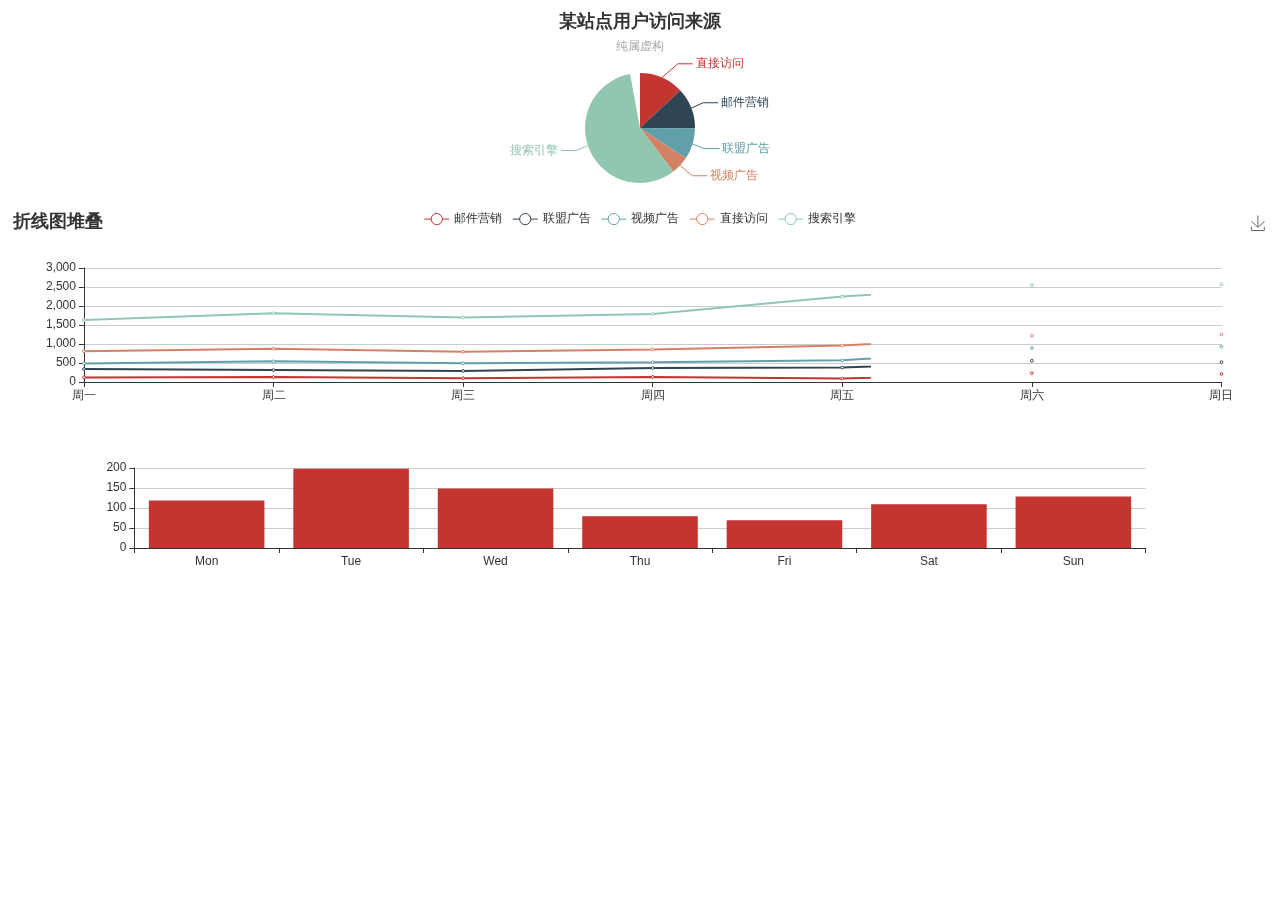
<file: HTML/echartsTest.html>
<!DOCTYPE html>
<html lang="en">
<head>
    <meta charset="UTF-8">
    <title>Title</title>
    <script type="text/javascript" src="js/jquery-3.5.1.min.js" ></script>
    <script type="text/javascript" src="js/echarts.min.js" ></script>
</head>
<body>
<div style="height: 200px;" id="echarts1">

</div>
<div style="height: 200px;" id="echarts2">

</div>
<div style="height: 200px;" id="echarts3">

</div>
</body>
<script>
    $(function () {
        echarts1();
        echarts2();
        echarts3();
    });
    function echarts1() {
        option = {
            title: {
                text: '某站点用户访问来源',
                subtext: '纯属虚构',
                left: 'center'
            },
            tooltip: {
                trigger: 'item',
                formatter: '{a} <br/>{b} : {c} ({d}%)'
            },
            legend: {
                orient: 'vertical',
                left: 'center',
                //data: ['直接访问', '邮件营销', '联盟广告', '视频广告', '搜索引擎']
            },
            series: [
                {
                    name: '访问来源',
                    type: 'pie',
                    radius: '55%',
                    center: ['50%', '60%'],
                    data: [
                        {value: 335, name: '直接访问'},
                        {value: 310, name: '邮件营销'},
                        {value: 234, name: '联盟广告'},
                        {value: 135, name: '视频广告'},
                        {value: 1548, name: '搜索引擎'}
                    ],
                    emphasis: {
                        itemStyle: {
                            shadowBlur: 10,
                            shadowOffsetX: 0,
                            shadowColor: 'rgba(0, 0, 0, 0.5)'
                        }
                    }
                }
            ]
        };
        let myChart = echarts.init(document
            .getElementById("echarts1"));
        myChart.setOption(option);
    }
    function echarts2() {
        option = {
            title: {
                text: '折线图堆叠'
            },
            tooltip: {
                trigger: 'axis'
            },
            legend: {
                data: ['邮件营销', '联盟广告', '视频广告', '直接访问', '搜索引擎']
            },
            grid: {
                left: '3%',
                right: '4%',
                bottom: '3%',
                containLabel: true
            },
            toolbox: {
                feature: {
                    saveAsImage: {}
                }
            },
            xAxis: {
                type: 'category',
                boundaryGap: false,
                data: ['周一', '周二', '周三', '周四', '周五', '周六', '周日']
            },
            yAxis: {
                type: 'value'
            },
            series: [
                {
                    name: '邮件营销',
                    type: 'line',
                    stack: '总量',
                    data: [120, 132, 101, 134, 90, 230, 210]
                },
                {
                    name: '联盟广告',
                    type: 'line',
                    stack: '总量',
                    data: [220, 182, 191, 234, 290, 330, 310]
                },
                {
                    name: '视频广告',
                    type: 'line',
                    stack: '总量',
                    data: [150, 232, 201, 154, 190, 330, 410]
                },
                {
                    name: '直接访问',
                    type: 'line',
                    stack: '总量',
                    data: [320, 332, 301, 334, 390, 330, 320]
                },
                {
                    name: '搜索引擎',
                    type: 'line',
                    stack: '总量',
                    data: [820, 932, 901, 934, 1290, 1330, 1320]
                }
            ]
        };


        let myChart = echarts.init(document
            .getElementById("echarts2"));
        myChart.setOption(option);
    }
    function echarts3() {
        option = {
            xAxis: {
                type: 'category',
                data: ['Mon', 'Tue', 'Wed', 'Thu', 'Fri', 'Sat', 'Sun']
            },
            yAxis: {
                type: 'value'
            },
            series: [{
                data: [120, 200, 150, 80, 70, 110, 130],
                type: 'bar',
                showBackground: true,
                backgroundStyle: {
                    color: 'rgba(220, 220, 220, 0.8)'
                }
            }]
        };

        let myChart = echarts.init(document
            .getElementById("echarts3"));
        myChart.setOption(option);
    }
</script>
</html>
</file>
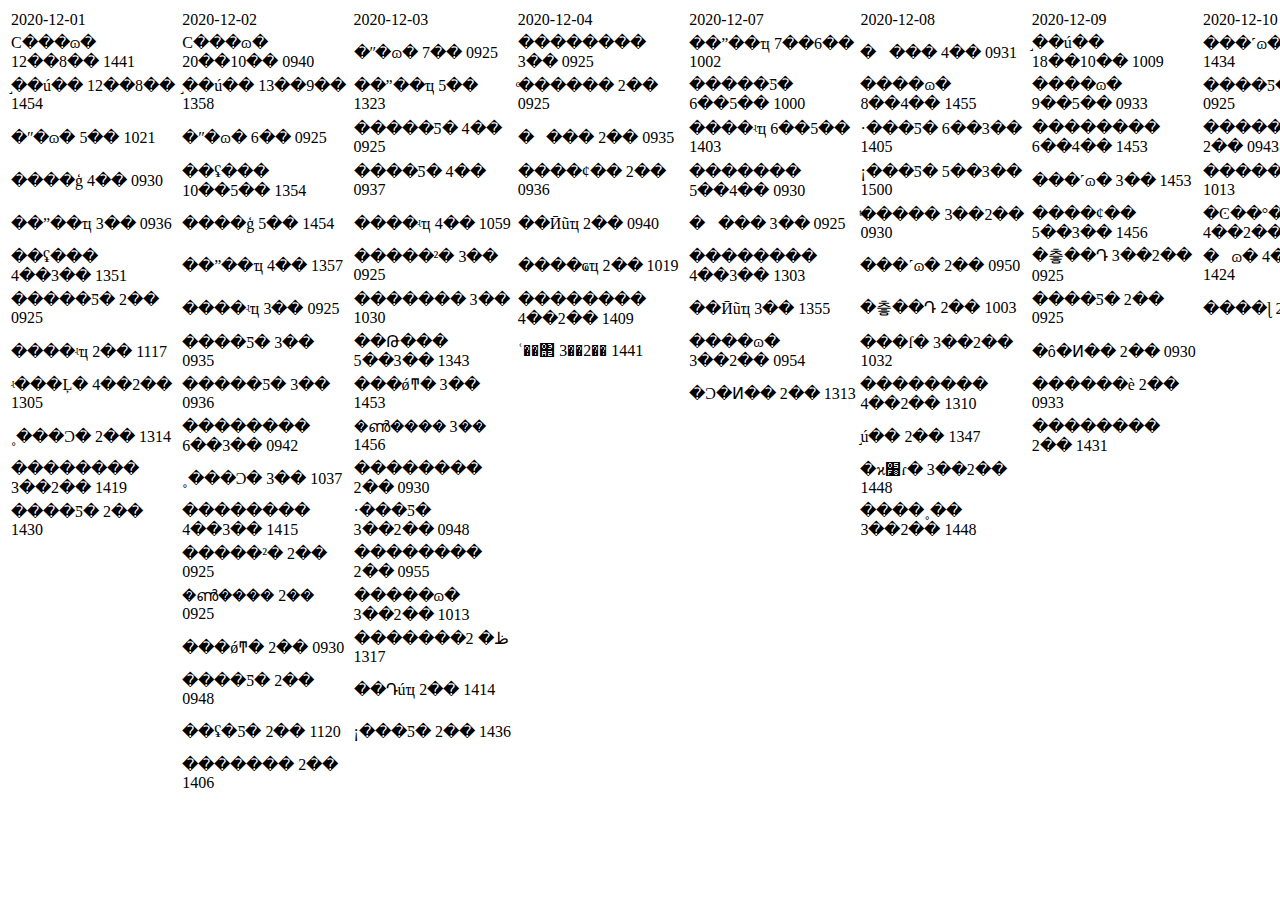
<file: HTML/test.html>
<html>
 <head></head>
 <body>
 <div style="overflow-x: auto; overflow-y: auto; height: 900px; width:200%;">
  <table  align="center" height="1000px" width="201%" >
   <tr>
    <td >2020-12-01</td>
    <td >2020-12-02</td>
    <td >2020-12-03</td>
    <td >2020-12-04</td>
    <td >2020-12-07</td>
    <td >2020-12-08</td>
    <td >2020-12-09</td>
    <td >2020-12-10</td>
    <td >2020-12-11</td>
    <td >2020-12-14</td>
    <td >2020-12-15</td>
    <td >2020-12-16</td>
    <td >2020-12-17</td>
    <td >2020-12-18</td>
    <td >2020-12-21</td>
    <td >2020-12-22</td>
    <td >2020-12-23</td>
    <td >2020-12-24</td>
    <td >2020-12-25</td>
    <td >2020-12-28</td>
    <td >2020-12-29</td>
    <td >2020-12-30</td>
    <td >2020-12-31</td>
    <td >2021-01-04</td>
    <td >2021-01-05</td>
    <td >2021-01-06</td>
    <td >2021-01-07</td>
    <td >2021-01-08</td>
    <td >2021-01-11</td>
    <td >2021-01-12</td>
   </tr>
   <tr>
    <td >С���ɷ� 12��8�� 1441</td>
    <td >С���ɷ� 20��10�� 0940</td>
    <td >�ʺ�ɷ� 7�� 0925</td>
    <td >�������� 3�� 0925</td>
    <td >��ˮ��ҵ 7��6�� 1002</td>
    <td >�𰲹��� 4�� 0931</td>
    <td >֣��ú�� 18��10�� 1009</td>
    <td >���˹ɷ� 4�� 1434</td>
    <td >���˹ɷ� 5�� 1447</td>
    <td >���˹ɷ� 6�� 0938</td>
    <td >С���ɷ� 22��11�� 1419</td>
    <td >����Ƽ� 7�� 0925</td>
    <td >����Ƽ� 8�� 0925</td>
    <td >����Ƽ� 20��10�� 0925</td>
    <td >����Ƽ� 21��11�� 0925</td>
    <td >����Ƽ� 22��12�� 0947</td>
    <td >֣��ú�� 28��14�� 1339</td>
    <td >֣��ú�� 29��15�� 1404</td>
    <td >֣��ú�� 30��16�� 1043</td>
    <td >֣��ú�� 31��17�� 1423</td>
    <td >���˹ɷ� 17��9�� 1310</td>
    <td >֣��ú�� 33��18�� 1041</td>
    <td >����Ƽ� 18��12�� 1045</td>
    <td >����Ƽ� 19��13�� 0959</td>
    <td >�������� 13��7�� 0937</td>
    <td >�������� 20��10�� 1441</td>
    <td >�������� 6�� 1352</td>
    <td >���ص��� 12��7�� 1017</td>
    <td >ԥ�ܿع� 20��12�� 1447</td>
    <td >Ȫ��Ȫ 11��7�� 1432</td>
   </tr>
   <tr>
    <td >֣��ú�� 12��8�� 1454</td>
    <td >֣��ú�� 13��9�� 1358</td>
    <td >��ˮ��ҵ 5�� 1323</td>
    <td >ͨ������ 2�� 0925</td>
    <td >�����Ƽ� 6��5�� 1000</td>
    <td >����ɷ� 8��4�� 1455</td>
    <td >����ɷ� 9��5�� 0933</td>
    <td >����Ƽ� 3�� 0925</td>
    <td >����Ƽ� 4�� 0925</td>
    <td >����Ƽ� 5�� 0925</td>
    <td >����Ƽ� 6�� 0925</td>
    <td >Ȫ��Ȫ 7��4�� 0959</td>
    <td >ԥ�ܿع� 4�� 1344</td>
    <td >�������� 5��4�� 0957</td>
    <td >֣��ú�� 22��11�� 1404</td>
    <td >֣��ú�� 23��12�� 1455</td>
    <td >ԥ�ܿع� 8��7�� 0934</td>
    <td >��ˮ��ҵ 20��10�� 1437</td>
    <td >ԥ�ܿع� 10��9�� 1004</td>
    <td >ԥ�ܿع� 11��10�� 1101</td>
    <td >���ص��� 5��4�� 0953</td>
    <td >���˹ɷ� 18��10�� 0939</td>
    <td >�������� 17��9�� 1452</td>
    <td >ԥ�ܿع� 15��11�� 1307</td>
    <td >��ˮ��ҵ 10��5�� 0936</td>
    <td >Զ�ﻷ�� 12��6�� 0954</td>
    <td >����Դ 6��5�� 0951</td>
    <td >Ȫ��Ȫ 9��6�� 1349</td>
    <td >�˱�ֽҵ 4�� 1319</td>
    <td >�������� 9��7�� 1453</td>
   </tr>
   <tr>
    <td >�ʺ�ɷ� 5�� 1021</td>
    <td >�ʺ�ɷ� 6�� 0925</td>
    <td >�����Ƽ� 4�� 0925</td>
    <td >�𰲹��� 2�� 0935</td>
    <td >����ʵҵ 6��5�� 1403</td>
    <td >·���Ƽ� 6��3�� 1405</td>
    <td >�������� 6��4�� 1453</td>
    <td >�������� 2�� 0943</td>
    <td >¡���Ƽ� 8��4�� 1500</td>
    <td >�츻��Դ 6��4�� 1027</td>
    <td >�������� 5��4�� 1431</td>
    <td >ԥ�ܿع� 3�� 0930</td>
    <td >�ǻ�ũҵ 3�� 1005</td>
    <td >�����Ӿ� 5��4�� 1008</td>
    <td >���˹ɷ� 11��7�� 1454</td>
    <td >ԥ�ܿع� 7��6�� 1426</td>
    <td >�������� 11��6�� 1345</td>
    <td >ԥ�ܿع� 9��8�� 1316</td>
    <td >Զ�ﻷ�� 5�� 0953</td>
    <td >�������� 14��8�� 0943</td>
    <td >����ȼ�� 4�� 1448</td>
    <td >���ص��� 6��5�� 0931</td>
    <td >Ȫ��Ȫ 14��7�� 1436</td>
    <td >Ȫ��Ȫ 15��8�� 1104</td>
    <td >����Դ 4�� 0925</td>
    <td >���ص��� 10��6�� 1430</td>
    <td >ԥ԰�ɷ� 5�� 1453</td>
    <td >ԥ԰�ɷ� 6�� 1403</td>
    <td >�������� 5��4�� 1357</td>
    <td >�˱�ֽҵ 5�� 0930</td>
   </tr>
   <tr>
    <td >����ģ 4�� 0930</td>
    <td >��ʢ��� 10��5�� 1354</td>
    <td >����Ƽ� 4�� 0937</td>
    <td >����ȼ�� 2�� 0936</td>
    <td >������� 5��4�� 0930</td>
    <td >¡���Ƽ� 5��3�� 1500</td>
    <td >���˹ɷ� 3�� 1453</td>
    <td >�����¿� 2�� 1013</td>
    <td >�������� 3�� 1431</td>
    <td >����΢ 8��4�� 1343</td>
    <td >���Ľ��� 3�� 0946</td>
    <td >�ͻ��鱦 2�� 0930</td>
    <td >�����Ӿ� 4��3�� 1422</td>
    <td >�����ɷ� 4��3�� 0925</td>
    <td >ԥ�ܿع� 6��5�� 1000</td>
    <td >�����Ӿ� 7��5�� 1442</td>
    <td >�������� 3�� 0925</td>
    <td >�������� 12��7�� 1313</td>
    <td >���ܹɷ� 6��5�� 1050</td>
    <td >���˹ɷ� 16��8�� 1032</td>
    <td >�������� 6��3�� 1127</td>
    <td >��Ǩ�²� 10��5�� 0931</td>
    <td >̫���� 7��5�� 1438</td>
    <td >���ܹɷ� 11��7�� 1453</td>
    <td >�������� 4�� 1009</td>
    <td >�������� 5�� 1427</td>
    <td >����ɷ� 6��4�� 1340</td>
    <td >�˱�ֽҵ 3�� 0931</td>
    <td >�ճ���� 3�� 1414</td>
    <td >�������� 5��4�� 1129</td>
   </tr>
   <tr>
    <td >��ˮ��ҵ 3�� 0936</td>
    <td >����ģ 5�� 1454</td>
    <td >����ʵҵ 4�� 1059</td>
    <td >��Ӣũҵ 2�� 0940</td>
    <td >�𰲹��� 3�� 0925</td>
    <td >ͭ����� 3��2�� 0930</td>
    <td >����ȼ�� 5��3�� 1456</td>
    <td >�Ͼ��°� 4��2�� 1027</td>
    <td >������è 4��3�� 1450</td>
    <td >�𳽹ɷ� 6��3�� 1102</td>
    <td >Ȫ��Ȫ 6��3�� 1426</td>
    <td >�����Ӿ� 3��2�� 0950</td>
    <td >�������� 4��3�� 1449</td>
    <td >��Ǩ�²� 2�� 0925</td>
    <td >�������� 6��5�� 1118</td>
    <td >�������� 10��5�� 1446</td>
    <td >Զ�ﻷ�� 3�� 0930</td>
    <td >Զ�ﻷ�� 4�� 0925</td>
    <td >���ֿƼ� 5��4�� 0931</td>
    <td >�����Ӿ� 11��6�� 1448</td>
    <td >�������� 3�� 1456</td>
    <td >�������� 10��5�� 0932</td>
    <td >�ຣ���� 4�� 0940</td>
    <td >̫���� 8��6�� 0938</td>
    <td >�Ż����� 4��3�� 0925</td>
    <td >ԥ԰�ɷ� 4�� 0925</td>
    <td >�������� 3�� 0930</td>
    <td >ʥ���ɷ� 2 0925</td>
    <td >�������� 4��3�� 1420</td>
    <td >�����ҵ 4��3�� 1417</td>
   </tr>
   <tr>
    <td >��ʢ��� 4��3�� 1351</td>
    <td >��ˮ��ҵ 4�� 1357</td>
    <td >�����²� 3�� 0925</td>
    <td >����ҩҵ 2�� 1019</td>
    <td >�������� 4��3�� 1303</td>
    <td >���˹ɷ� 2�� 0950</td>
    <td >�츻��Դ 3��2�� 0925</td>
    <td >�𳽹ɷ� 4��2�� 1424</td>
    <td >������չ 2 0925</td>
    <td >������ҵ 5��3�� 1447</td>
    <td >���䱦 2�� 0931</td>
    <td >��Ͽ�²� 2�� 1009</td>
    <td >������Ҷ 2�� 0934</td>
    <td >��Դú�� 2�� 0930</td>
    <td >���˲��� 3�� 1316</td>
    <td >����ҵ 5��3�� 0947</td>
    <td >�������� 6��3�� 1036</td>
    <td >���ܹɷ� 5��4�� 0933</td>
    <td >��Ǩ�²� 7��4�� 1012</td>
    <td >���ܹɷ� 7��6�� 1450</td>
    <td >��ɽ���� 2�� 0925</td>
    <td >��Խ��ɽ 9��5�� 1403</td>
    <td >���οƼ� 5��4�� 1328</td>
    <td >�������� 12��6�� 0944</td>
    <td >ԥ԰�ɷ� 3�� 0925</td>
    <td >�������� 4��3�� 1354</td>
    <td >����ũ 4��3�� 1358</td>
    <td >�й����� 2�� 1056</td>
    <td >����߿� 5��3�� 1425</td>
    <td >����ʢ�� 5��3�� 1449</td>
   </tr>
   <tr>
    <td >�����Ƽ� 2�� 0925</td>
    <td >����ʵҵ 3�� 0925</td>
    <td >������� 3�� 1030</td>
    <td >�������� 4��2�� 1409</td>
    <td >��Ӣũҵ 3�� 1355</td>
    <td >�츻��Դ 2�� 1003</td>
    <td >����Ƽ� 2�� 0925</td>
    <td >����ɭ 2�� 1456</td>
    <td >�㶫���� 2�� 1007</td>
    <td >���Ľ��� 2 0925</td>
    <td >�������� 2�� 0932</td>
    <td >�ǻ�ũҵ 2�� 1029</td>
    <td >�����ɷ� 3��2�� 0934</td>
    <td >���˲��� 2�� 1032</td>
    <td >��Խ��ɽ 2�� 0948</td>
    <td >��Խ��ɽ 3�� 1456</td>
    <td >��ˮ��ҵ 5��3�� 1325</td>
    <td >�������� 5��3�� 0930</td>
    <td >�������� 5��4�� 1044</td>
    <td >���ֿƼ� 6��5�� 1319</td>
    <td >������ɭ 2�� 0934</td>
    <td >����ȼ�� 5�� 1444</td>
    <td >�Ƕȹɷ� 3�� 0957</td>
    <td >��Խ��ɽ 11��6�� 1009</td>
    <td >��Զ���� 3�� 1029</td>
    <td >��˹���� 3��2�� 0931</td>
    <td >ׯ԰���� 2�� 0925</td>
    <td >�ճ���� 2�� 1408</td>
    <td >�ٷ�ع� 2�� 0925</td>
    <td >�ο��� 2�� 0925</td>
   </tr>
   <tr>
    <td >����ʵҵ 2�� 1117</td>
    <td >����Ƽ� 3�� 0935</td>
    <td >��Թ��� 5��3�� 1343</td>
    <td >ʿ��΢ 3��2�� 1441</td>
    <td >����ɷ� 3��2�� 0954</td>
    <td >���ſ� 3��2�� 1032</td>
    <td >�ô�Ͷ�� 2�� 0930</td>
    <td ></td>
    <td >�������� 4��2�� 1435</td>
    <td >�𾧿Ƽ� 2�� 0937</td>
    <td >�ʲ��Ƽ� 2�� 0949</td>
    <td >�ϰ׸ɾ� 3��2�� 1421</td>
    <td >��̨��ҵ 2�� 0955</td>
    <td >�ʶ��ع� 4��2�� 1346</td>
    <td >���ܹɷ� 2�� 1300</td>
    <td >�������� 2�� 0925</td>
    <td >��Ȫơ�� 6��3�� 1335</td>
    <td >�ھ���� 2�� 0925</td>
    <td >������Դ 6��3�� 0925</td>
    <td >������Դ 7��4�� 0925</td>
    <td >����һ�� 2�� 0939</td>
    <td >���οƼ� 4��3�� 0931</td>
    <td >��ɽ�ع� 3�� 1046</td>
    <td >�ຣ���� 5�� 0931</td>
    <td >С��Ʒ�� 6��3�� 1116</td>
    <td >�������� 2�� 0934</td>
    <td >�������� 2�� 0930</td>
    <td >��ʹɷ� 4��2�� 1442</td>
    <td >�����Ƽ� 2�� 0941</td>
    <td >·���Ƽ� 2�� 0925</td>
   </tr>
   <tr>
    <td >ʵ���Ļ� 4��2�� 1305</td>
    <td >�����Ƽ� 3�� 0936</td>
    <td >���ǿͳ� 3�� 1453</td>
    <td ></td>
    <td >�Ͻ�Ͷ�� 2�� 1313</td>
    <td >�������� 4��2�� 1310</td>
    <td >������è 2�� 0933</td>
    <td ></td>
    <td >������ҵ 4��2�� 1443</td>
    <td >��԰���� 2�� 1035</td>
    <td >ԥ�ܿع� 2�� 1301</td>
    <td ></td>
    <td >ʢ�Ϳ�ҵ 2�� 1322</td>
    <td ></td>
    <td >�������� 2�� 1354</td>
    <td >Զ�ﻷ�� 2�� 0940</td>
    <td >���ܹɷ� 4��3�� 1357</td>
    <td >���ֿƼ� 4��2�� 0925</td>
    <td >̫���� 3�� 0947</td>
    <td >�������� 8��4�� 0933</td>
    <td >�����ɷ� 2�� 0941</td>
    <td >�ຣ���� 3�� 0945</td>
    <td >���Ƽ� 4��3�� 1437</td>
    <td >�Ƕȹɷ� 4�� 1129</td>
    <td >����ɷ� 4��3�� 1123</td>
    <td >����߿� 2�� 1029</td>
    <td >����ʳƷ 3��2�� 0931</td>
    <td >�����ҵ 2�� 1446</td>
    <td >���ùɷ� 2�� 0948</td>
    <td >���칤�� 2�� 0949</td>
   </tr>
   <tr>
    <td >˳���Ͻ� 2�� 1314</td>
    <td >�������� 6��3�� 0942</td>
    <td >�ൺ���� 3�� 1456</td>
    <td ></td>
    <td ></td>
    <td >֣ú�� 2�� 1347</td>
    <td >�������� 2�� 1431</td>
    <td ></td>
    <td >����΢ 2�� 1454</td>
    <td ></td>
    <td ></td>
    <td ></td>
    <td ></td>
    <td ></td>
    <td >�Ϸ���� 2�� 1359</td>
    <td >��ɽ��� 2�� 0946</td>
    <td >������ҵ 3�� 1400</td>
    <td >������� 2�� 1412</td>
    <td >�������� 6��3�� 1313</td>
    <td >������ҵ 6��4�� 1018</td>
    <td >���οƼ� 3��2�� 0945</td>
    <td >����Ƽ� 3�� 1028</td>
    <td >����ʵҵ 4��3�� 1444</td>
    <td >�������� 7��4�� 1431</td>
    <td >ˮ���� 3�� 1450</td>
    <td >������ҵ 2�� 1426</td>
    <td >�˱�ֽҵ 2�� 1426</td>
    <td >����ͨ 3��2�� 1456</td>
    <td >���ź�ƽ 2�� 0952</td>
    <td >�𱴿� 3��2�� 0955</td>
   </tr>
   <tr>
    <td >�������� 3��2�� 1419</td>
    <td >˳���Ͻ� 3�� 1037</td>
    <td >�������� 2�� 0930</td>
    <td ></td>
    <td ></td>
    <td >�ϰ׸ɾ� 3��2�� 1448</td>
    <td ></td>
    <td ></td>
    <td ></td>
    <td ></td>
    <td ></td>
    <td ></td>
    <td ></td>
    <td ></td>
    <td >����ҵ 4��2�� 1428</td>
    <td >�����ɷ� 4��2�� 1000</td>
    <td >��Ǩ�²� 5��3�� 1454</td>
    <td >̫���� 2�� 1455</td>
    <td >�ھ���� 3�� 1430</td>
    <td >��Խ��ɽ 7��4�� 1304</td>
    <td >�𲽹ɷ� 4��2�� 1004</td>
    <td >Ȫ��Ȫ 3�� 1406</td>
    <td >�Ż����� 2�� 0925</td>
    <td >�Ż����� 3�� 0925</td>
    <td >���˲��� 4��3�� 1451</td>
    <td >���ܷ�� 3��2�� 1433</td>
    <td >�ƹ��� 4��2�� 1436</td>
    <td ></td>
    <td >³�̷�չ 3��2�� 1018</td>
    <td >�Ϸ���� 2�� 1340</td>
   </tr>
   <tr>
    <td >����Ƽ� 2�� 1430</td>
    <td >�������� 4��3�� 1415</td>
    <td >·���Ƽ� 3��2�� 0948</td>
    <td ></td>
    <td ></td>
    <td >����˳�� 3��2�� 1448</td>
    <td ></td>
    <td ></td>
    <td ></td>
    <td ></td>
    <td ></td>
    <td ></td>
    <td ></td>
    <td ></td>
    <td >ŵ�¹ɷ� 2�� 1441</td>
    <td >���ɽ 2�� 1452</td>
    <td >¡����е 3��2�� 0930</td>
    <td ></td>
    <td >����ɷ� 2�� 0930</td>
    <td >̫���� 4�� 1433</td>
    <td >С��Ʒ�� 2�� 1005</td>
    <td >��ɽ�ع� 2�� 0925</td>
    <td >������Դ 2�� 0925</td>
    <td >����Դ 3�� 0925</td>
    <td >ģ�ܿƼ� 2 0925</td>
    <td >�ƴ����� 2�� 1439</td>
    <td ></td>
    <td ></td>
    <td >����ʢ�� 4��2�� 1434</td>
    <td >���չ��� 2�� 1424</td>
   </tr>
   <tr>
    <td ></td>
    <td >�����²� 2�� 0925</td>
    <td >�������� 2�� 0955</td>
    <td ></td>
    <td ></td>
    <td ></td>
    <td ></td>
    <td ></td>
    <td ></td>
    <td ></td>
    <td ></td>
    <td ></td>
    <td ></td>
    <td ></td>
    <td ></td>
    <td >��ˮ��ҵ 4��2�� 1454</td>
    <td >�������� 2�� 0930</td>
    <td ></td>
    <td >����ȼ�� 2�� 0930</td>
    <td >����ȼ�� 3�� 0925</td>
    <td >Ȫ��Ȫ 2�� 1006</td>
    <td >�����ɷ� 2�� 0936</td>
    <td >�������� 2�� 0930</td>
    <td >���ع� 4��3�� 0930</td>
    <td >����ũ�� 2�� 0932</td>
    <td ></td>
    <td ></td>
    <td ></td>
    <td >������ 2�� 1453</td>
    <td >�������� 2�� 1427</td>
   </tr>
   <tr>
    <td ></td>
    <td >�ൺ���� 2�� 0925</td>
    <td >�����ɷ� 3��2�� 1013</td>
    <td ></td>
    <td ></td>
    <td ></td>
    <td ></td>
    <td ></td>
    <td ></td>
    <td ></td>
    <td ></td>
    <td ></td>
    <td ></td>
    <td ></td>
    <td ></td>
    <td >������ҵ 2�� 1456</td>
    <td >껻���Դ 4��2�� 0931</td>
    <td ></td>
    <td >���ص��� 3��2�� 0936</td>
    <td >���ص��� 4��3�� 0935</td>
    <td >���Ƽ� 2�� 1352</td>
    <td >˳���Ͻ� 4��2�� 0946</td>
    <td >�������� 2�� 0931</td>
    <td >��ԭ֤ȯ 6��3�� 0938</td>
    <td >�������� 2�� 0941</td>
    <td ></td>
    <td ></td>
    <td ></td>
    <td ></td>
    <td >�ƹ��� 4��2�� 1432</td>
   </tr>
   <tr>
    <td ></td>
    <td >���ǿͳ� 2�� 0930</td>
    <td >�����ظ� 2�� 1317</td>
    <td ></td>
    <td ></td>
    <td ></td>
    <td ></td>
    <td ></td>
    <td ></td>
    <td ></td>
    <td ></td>
    <td ></td>
    <td ></td>
    <td ></td>
    <td ></td>
    <td ></td>
    <td >���ֿƼ� 3��2�� 0935</td>
    <td ></td>
    <td >�������� 2�� 0946</td>
    <td >ε���о 5��3�� 1444</td>
    <td >�й�˼� 2�� 1356</td>
    <td >���ڿ�ҵ 4��2�� 0947</td>
    <td >����֤ȯ 2�� 0932</td>
    <td >�������� 3�� 0942</td>
    <td >����ũ 2�� 0941</td>
    <td ></td>
    <td ></td>
    <td ></td>
    <td ></td>
    <td >�л��ɷ� 4��2�� 1439</td>
   </tr>
   <tr>
    <td ></td>
    <td >����Ƽ� 2�� 0948</td>
    <td >��Դúҵ 2�� 1414</td>
    <td ></td>
    <td ></td>
    <td ></td>
    <td ></td>
    <td ></td>
    <td ></td>
    <td ></td>
    <td ></td>
    <td ></td>
    <td ></td>
    <td ></td>
    <td ></td>
    <td ></td>
    <td >ε���о 2�� 0950</td>
    <td ></td>
    <td >��ͨȼ�� 2�� 0955</td>
    <td >�������� 3�� 1448</td>
    <td >�ຣ���� 2�� 1442</td>
    <td >���˾�ҵ 3��2�� 1117</td>
    <td >�������� 2�� 0941</td>
    <td >ԥ԰�ɷ� 2�� 0925</td>
    <td >��ɷ� 2�� 1120</td>
    <td ></td>
    <td ></td>
    <td ></td>
    <td ></td>
    <td ></td>
   </tr>
   <tr>
    <td ></td>
    <td >��ʢ�Ƽ� 2�� 1120</td>
    <td >¡���Ƽ� 2�� 1436</td>
    <td ></td>
    <td ></td>
    <td ></td>
    <td ></td>
    <td ></td>
    <td ></td>
    <td ></td>
    <td ></td>
    <td ></td>
    <td ></td>
    <td ></td>
    <td ></td>
    <td ></td>
    <td >ʿ��΢ 3��2�� 1324</td>
    <td ></td>
    <td >�������� 2�� 1027</td>
    <td >����ҵ 6��3�� 1449</td>
    <td >����Ƽ� 2�� 1455</td>
    <td >�Ƕȹɷ� 2�� 1129</td>
    <td >����Դ 2�� 1014</td>
    <td >�������� 2�� 0925</td>
    <td >���ϰ�ҩ 2�� 1341</td>
    <td ></td>
    <td ></td>
    <td ></td>
    <td ></td>
    <td ></td>
   </tr>
   <tr>
    <td ></td>
    <td >������� 2�� 1406</td>
    <td ></td>
    <td ></td>
    <td ></td>
    <td ></td>
    <td ></td>
    <td ></td>
    <td ></td>
    <td ></td>
    <td ></td>
    <td ></td>
    <td ></td>
    <td ></td>
    <td ></td>
    <td ></td>
    <td >�������� 4��2�� 1407</td>
    <td ></td>
    <td >������Դ 2�� 1039</td>
    <td >���ɽ 6��3�� 1452</td>
    <td >����ʵҵ 2�� 1455</td>
    <td >��̨��ҵ 2�� 1453</td>
    <td >���ع� 3��2�� 1301</td>
    <td >��Զ���� 2 0925</td>
    <td >�¿˹ɷ� 2�� 1352</td>
    <td ></td>
    <td ></td>
    <td ></td>
    <td ></td>
    <td ></td>
   </tr>
   <tr>
    <td ></td>
    <td ></td>
    <td ></td>
    <td ></td>
    <td ></td>
    <td ></td>
    <td ></td>
    <td ></td>
    <td ></td>
    <td ></td>
    <td ></td>
    <td ></td>
    <td ></td>
    <td ></td>
    <td ></td>
    <td ></td>
    <td >���Ϸ�չ 4��2�� 1438</td>
    <td ></td>
    <td >������ 2�� 1126</td>
    <td >�������� 2�� 0930</td>
    <td ></td>
    <td ></td>
    <td >�������� 2�� 1301</td>
    <td >�㽭���� 2�� 0930</td>
    <td >��ԭ�ɷ� 2�� 1432</td>
    <td ></td>
    <td ></td>
    <td ></td>
    <td ></td>
    <td ></td>
   </tr>
   <tr>
    <td ></td>
    <td ></td>
    <td ></td>
    <td ></td>
    <td ></td>
    <td ></td>
    <td ></td>
    <td ></td>
    <td ></td>
    <td ></td>
    <td ></td>
    <td ></td>
    <td ></td>
    <td ></td>
    <td ></td>
    <td ></td>
    <td >�������� 4��2�� 1454</td>
    <td ></td>
    <td >�����Ͷ 3��2�� 1315</td>
    <td >��ҵ�Ƽ� 2�� 0959</td>
    <td ></td>
    <td ></td>
    <td >�������� 2�� 1305</td>
    <td >ˮ���� 2�� 0942</td>
    <td ></td>
    <td ></td>
    <td ></td>
    <td ></td>
    <td ></td>
    <td ></td>
   </tr>
   <tr>
    <td ></td>
    <td ></td>
    <td ></td>
    <td ></td>
    <td ></td>
    <td ></td>
    <td ></td>
    <td ></td>
    <td ></td>
    <td ></td>
    <td ></td>
    <td ></td>
    <td ></td>
    <td ></td>
    <td ></td>
    <td ></td>
    <td ></td>
    <td ></td>
    <td >���ܷ�� 3��2�� 1403</td>
    <td >������ҵ 2�� 1324</td>
    <td ></td>
    <td ></td>
    <td >��ʢ��� 2�� 1421</td>
    <td >�к����� 2�� 0946</td>
    <td ></td>
    <td ></td>
    <td ></td>
    <td ></td>
    <td ></td>
    <td ></td>
   </tr>
   <tr>
    <td ></td>
    <td ></td>
    <td ></td>
    <td ></td>
    <td ></td>
    <td ></td>
    <td ></td>
    <td ></td>
    <td ></td>
    <td ></td>
    <td ></td>
    <td ></td>
    <td ></td>
    <td ></td>
    <td ></td>
    <td ></td>
    <td ></td>
    <td ></td>
    <td >�����Ƽ� 2�� 1434</td>
    <td >������ƺ 3��2�� 1427</td>
    <td ></td>
    <td ></td>
    <td >���˲��� 2�� 1455</td>
    <td >������̥ 2�� 1048</td>
    <td ></td>
    <td ></td>
    <td ></td>
    <td ></td>
    <td ></td>
    <td ></td>
   </tr>
   <tr>
    <td ></td>
    <td ></td>
    <td ></td>
    <td ></td>
    <td ></td>
    <td ></td>
    <td ></td>
    <td ></td>
    <td ></td>
    <td ></td>
    <td ></td>
    <td ></td>
    <td ></td>
    <td ></td>
    <td ></td>
    <td ></td>
    <td ></td>
    <td ></td>
    <td ></td>
    <td >�Ͼ����� 2�� 1442</td>
    <td ></td>
    <td ></td>
    <td ></td>
    <td >����ɷ� 3��2�� 1344</td>
    <td ></td>
    <td ></td>
    <td ></td>
    <td ></td>
    <td ></td>
    <td ></td>
   </tr>
   <tr>
    <td ></td>
    <td ></td>
    <td ></td>
    <td ></td>
    <td ></td>
    <td ></td>
    <td ></td>
    <td ></td>
    <td ></td>
    <td ></td>
    <td ></td>
    <td ></td>
    <td ></td>
    <td ></td>
    <td ></td>
    <td ></td>
    <td ></td>
    <td ></td>
    <td ></td>
    <td >��ɽ��ҵ 4��2�� 1442</td>
    <td ></td>
    <td ></td>
    <td ></td>
    <td >��Ԫ�ɷ� 3��2�� 1351</td>
    <td ></td>
    <td ></td>
    <td ></td>
    <td ></td>
    <td ></td>
    <td ></td>
   </tr>
   <tr>
    <td ></td>
    <td ></td>
    <td ></td>
    <td ></td>
    <td ></td>
    <td ></td>
    <td ></td>
    <td ></td>
    <td ></td>
    <td ></td>
    <td ></td>
    <td ></td>
    <td ></td>
    <td ></td>
    <td ></td>
    <td ></td>
    <td ></td>
    <td ></td>
    <td ></td>
    <td >��ɽ���� 2�� 1449</td>
    <td ></td>
    <td ></td>
    <td ></td>
    <td >������ 2�� 1431</td>
    <td ></td>
    <td ></td>
    <td ></td>
    <td ></td>
    <td ></td>
    <td ></td>
   </tr>
   <tr>
    <td ></td>
    <td ></td>
    <td ></td>
    <td ></td>
    <td ></td>
    <td ></td>
    <td ></td>
    <td ></td>
    <td ></td>
    <td ></td>
    <td ></td>
    <td ></td>
    <td ></td>
    <td ></td>
    <td ></td>
    <td ></td>
    <td ></td>
    <td ></td>
    <td ></td>
    <td >�����ȵ� 2�� 1455</td>
    <td ></td>
    <td ></td>
    <td ></td>
    <td >������ 3��2�� 1454</td>
    <td ></td>
    <td ></td>
    <td ></td>
    <td ></td>
    <td ></td>
    <td ></td>
   </tr>
   <tr>
    <td ></td>
    <td ></td>
    <td ></td>
    <td ></td>
    <td ></td>
    <td ></td>
    <td ></td>
    <td ></td>
    <td ></td>
    <td ></td>
    <td ></td>
    <td ></td>
    <td ></td>
    <td ></td>
    <td ></td>
    <td ></td>
    <td ></td>
    <td ></td>
    <td ></td>
    <td ></td>
    <td ></td>
    <td ></td>
    <td ></td>
    <td >����ȫ 3��2�� 1455</td>
    <td ></td>
    <td ></td>
    <td ></td>
    <td ></td>
    <td ></td>
    <td ></td>
   </tr>
  </table>
  </div>
 </body>
</html>
</file>
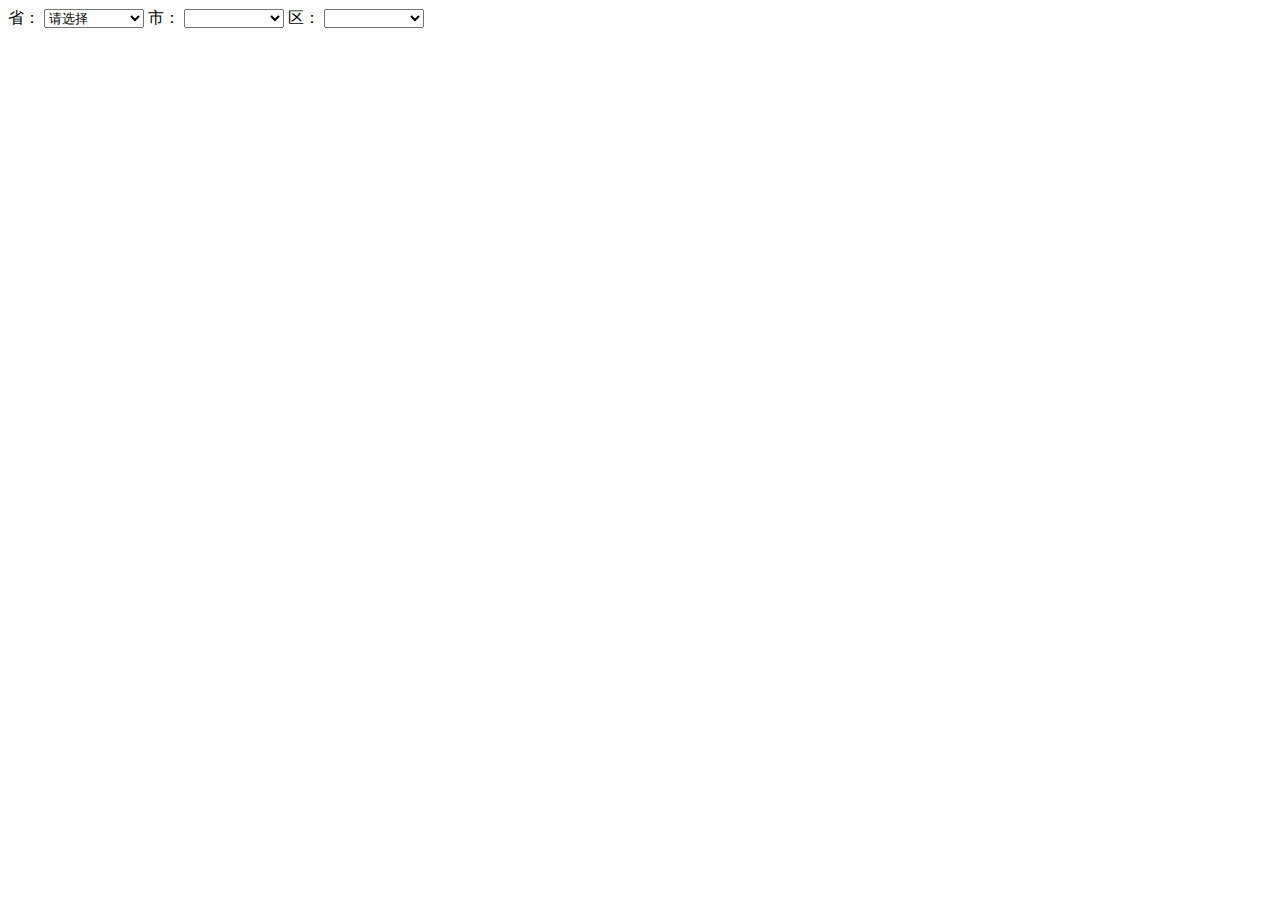
<file: HTML/test2.html>
<!DOCTYPE html>
<html lang="en">
<head>
    <meta charset="UTF-8">
    <title>Title</title>
    <script type="text/javascript" src="js/jquery-3.5.1.min.js" ></script>
</head>
<body>

省：
<select style="width: 100px;" id="pre" onchange="chg(this);">
    <option value="-1">请选择</option>
</select>
市：
<select style="width: 100px;" id="city" onchange="chg2(this)" ;></select>
区：
<select style="width: 100px;" id="area"></select>

<script>
    //声明省
    var pres = ["北京", "上海", "山东"]; //直接声明Array
    //声明市
    var cities = [
        ["东城", "昌平", "海淀"],
        ["浦东", "高区"],
        ["济南", "青岛"]
    ];
    var areas = [
        [
            ["东城1", "东城2", "东城3"],
            ["昌平1", "昌平2", "昌平3"],
            ["海淀1", "海淀2", "海淀3"]
        ],
        [
            ["浦东1", "浦东2", "浦东3"],
            ["高区1", "高区2", "高区3"]
        ],
        [
            ["济南1", "济南2"],
            ["青岛1", "青岛2"]
        ]
    ]
    //设置一个省的公共下标
    var pIndex = -1;
    var preEle = document.getElementById("pre");
    var cityEle = document.getElementById("city");
    var areaEle = document.getElementById("area");
    //先设置省的值
    for (var i = 0; i < pres.length; i++) {
        //声明option.<option value="pres[i]">Pres[i]</option>
        var op = new Option(pres[i], i);
        //添加
        preEle.options.add(op);
    }
    function chg(obj) {
        if (obj.value == -1) {
            cityEle.options.length = 0;
            areaEle.options.length = 0;
        }
        //获取值
        var val = obj.value;
        pIndex = obj.value;
        //获取ctiry
        var cs = cities[val];
        //获取默认区
        var as = areas[val][0];
        //先清空市
        cityEle.options.length = 0;
        areaEle.options.length = 0;
        for (var i = 0; i < cs.length; i++) {
            var op = new Option(cs[i], i);
            cityEle.options.add(op);
        }
        for (var i = 0; i < as.length; i++) {
            var op = new Option(as[i], i);
            areaEle.options.add(op);
        }
    }
    function chg2(obj) {
        var val = obj.selectedIndex;
        var as = areas[pIndex][val];
        areaEle.options.length = 0;
        for (var i = 0; i < as.length; i++) {
            var op = new Option(as[i], i);
            areaEle.options.add(op);
        }
    }
</script>
</body>
</html>
</file>
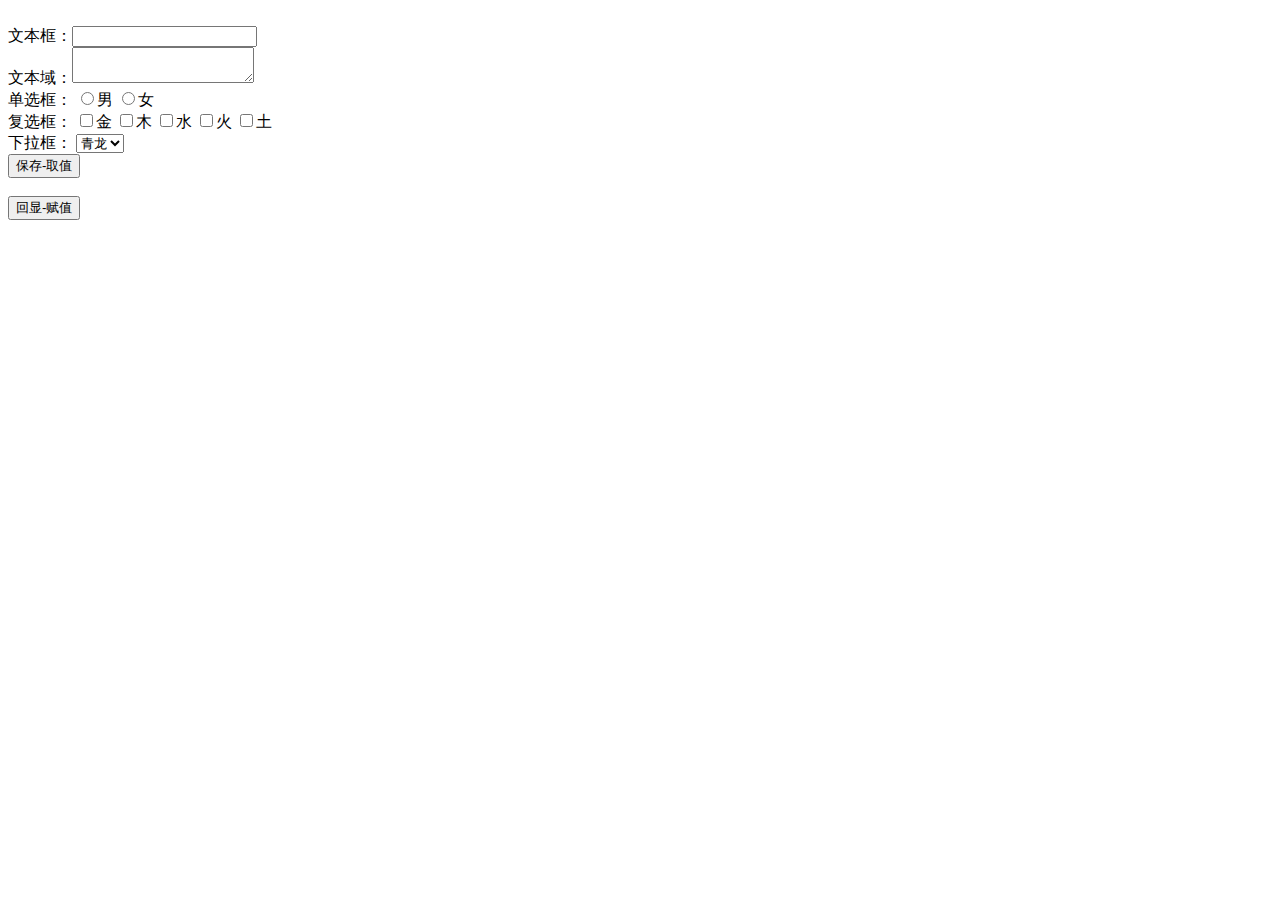
<file: HTML/test3.html>
<!DOCTYPE html>
<html lang="en">
<head>
    <meta charset="UTF-8">
    <title>Title</title>
    <script type="text/javascript" src="js/jquery-3.5.1.min.js" ></script>
</head>
<body >

<br/>文本框：<input id="aa" />
<br/>文本域：<textarea id="bb"></textarea>
<br/>单选框：
<input name="cc" type="radio" value="1" />男
<input name="cc" type="radio" value="2" />女
<br/>复选框：
<input name="dd" type="checkbox" value="1" />金
<input name="dd" type="checkbox" value="2" />木
<input name="dd" type="checkbox" value="3" />水
<input name="dd" type="checkbox" value="4" />火
<input name="dd" type="checkbox" value="5" />土
<br/>下拉框：
<select id="ee">
<option value="1">青龙</option>
<option value="2">白虎</option>
<option value="3">朱雀</option>
<option value="4">玄武</option>
</select>

<br/>
<button onclick="saveTheValues()">保存-取值</button>
<br/>
<br/>
<button onclick="theEchoTheAssignment()">回显-赋值</button>

<script>
function saveTheValues() {
    console.log("文本框:" + $("#aa").val());
    console.log("文本域:" + $("#bb").val());
    console.log("单选框:" + $("input[name='cc']:checked").val());
    let checkboxValue = "";
    $("input[name='dd']:checked").each(function () {
        checkboxValue += $(this).val() + ",";
    });
    console.log("复选框:" + checkboxValue);
    console.log("下拉框:" + $("#ee").val());
}

function theEchoTheAssignment() {
   let aa = "这是文本框";
   let bb = "这是文本域";
   let cc = 2;
   let dd = "2,3,5";
   let ee = 2;
    $("#aa").val(aa);
    $("#bb").val(bb);

    $("input[name='cc']").each(function () {
        if( cc == $(this).val()){
            $(this).attr("checked",true);
        }
    });

    let dds = dd.split(",");
    for (let i = 0; i < dds.length ; i++) {
        $("input[name='dd']").each(function () {
            if( dds[i] == $(this).val()){
                $(this).attr("checked",true);
            }
        });
    }

    $("#ee").val(ee);

}


</script>
</body>
</html>
</file>
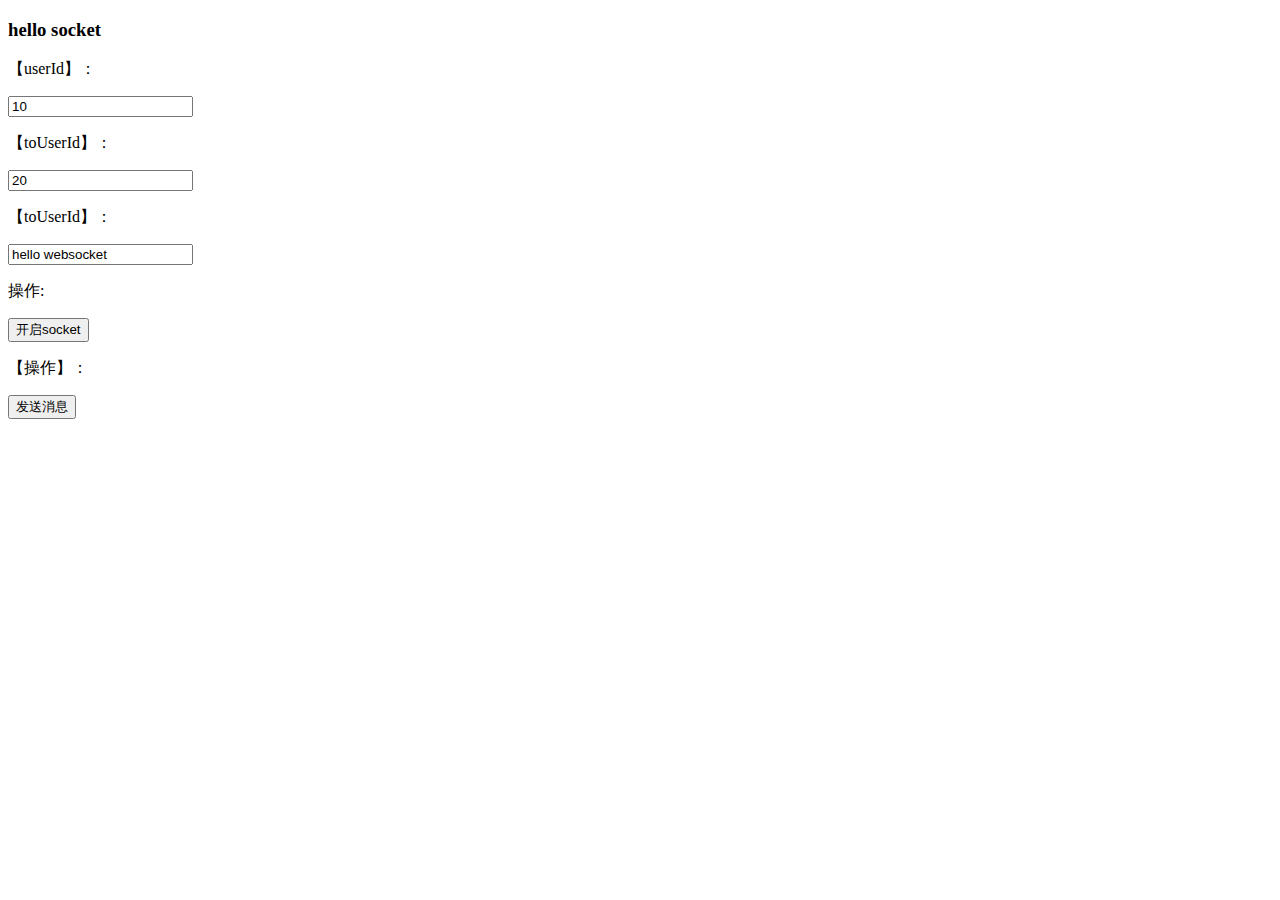
<file: HTML/webSocket.html>
<!DOCTYPE html>
<html lang="en">
<head>
    <meta charset="UTF-8">
    <title>WebSocket</title>

</head>
<body>
<h3>hello socket</h3>
<p>【userId】：<div><input id="userId" name="userId" type="text" value="10"></div>
<p>【toUserId】：<div><input id="toUserId" name="toUserId" type="text" value="20"></div>
<p>【toUserId】：<div><input id="contentText" name="contentText" type="text" value="hello websocket"></div>
<p>操作:<div><button onclick="openSocket()" >开启socket</button></div>
<p>【操作】：<div><button onclick="sendMessage()">发送消息</button></div>
</body>
<script>


    var socket;
    function openSocket() {
        if(typeof(WebSocket) == "undefined") {
            console.log("您的浏览器不支持WebSocket");
        }else{
            console.log("您的浏览器支持WebSocket");
            //实现化WebSocket对象，指定要连接的服务器地址与端口  建立连接
            var userId = document.getElementById('userId').value;
            var socketUrl="ws://127.0.0.1:8080/webSocket/"+userId;
            console.log("socketUrl|"+socketUrl);
            if(socket!=null){
                socket.close();
                socket=null;
            }
            socket = new WebSocket(socketUrl);
            //打开事件
            socket.onopen = function() {
                console.log("websocket已打开");
            };
            //获得消息事件
            socket.onmessage = function(msg) {
                var serverMsg = "收到服务端信息：" + msg.data;
                console.log("serverMsg|"+serverMsg);
                //发现消息进入    开始处理前端触发逻辑
            };
            //关闭事件
            socket.onclose = function() {
                console.log("websocket已关闭");
            };
            //发生了错误事件
            socket.onerror = function() {
                console.log("websocket发生了错误");
            }
        }
    }
    function sendMessage() {
        if(typeof(WebSocket) == "undefined") {
            console.log("您的浏览器不支持WebSocket");
        }else {
            var toUserId = document.getElementById('toUserId').value;
            var contentText = document.getElementById('contentText').value;
            var msg = '{"toUserId":"'+toUserId+'","contentText":"'+contentText+'"}';
            console.log("msg|"+msg);
            socket.send(msg);
        }
    }

</script>
</html>
</file>
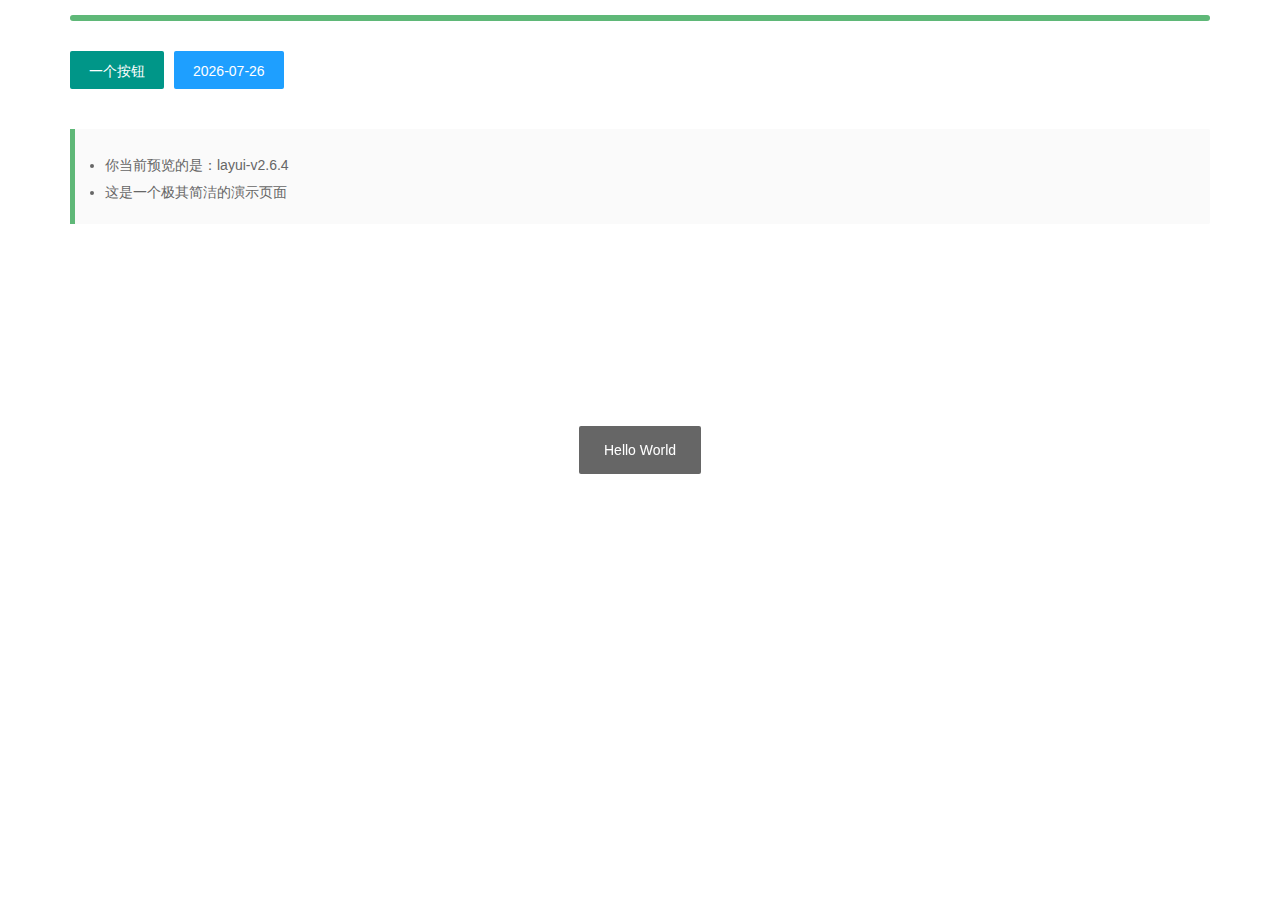
<file: HTML/layui-v2.6.4/test.html>
<!DOCTYPE html>
<html>
<head>
  <meta charset="utf-8">
  <meta name="viewport" content="width=device-width, initial-scale=1, maximum-scale=1">
  <title>测试 - layui</title>
  <link rel="stylesheet" href="layui/css/layui.css">
</head>
<body>

<div class="layui-container">
  <div class="layui-progress" style="margin: 15px 0 30px;">
    <div class="layui-progress-bar" lay-percent="100%"></div>
  </div>


  <div class="layui-btn-container">
    <button class="layui-btn" test-active="test-form">一个按钮</button>
    <button class="layui-btn layui-btn-normal" id="test2">当前日期</button>
  </div>

  <blockquote class="layui-elem-quote" style="margin-top: 30px;">
    <div class="layui-text">
      <ul>
        <li>你当前预览的是：<span>layui-v<span id="version"></span></span></li>
        <li>这是一个极其简洁的演示页面</li>
      </ul>
    </div>
  </blockquote>

</div>



<!-- 引入 layui.js 的 <script> 标签最好放置在 html 末尾 -->
<script src="layui/layui.js"></script>
<script>
layui.use(function(){
  var layer = layui.layer
  ,form = layui.form
  ,laypage = layui.laypage
  ,element = layui.element
  ,laydate = layui.laydate
  ,util = layui.util;

  //欢迎信息
  layer.msg('Hello World');

  //输出版本号
  lay('#version').html(layui.v);

  //日期
  laydate.render({
    elem: '#test2'
    ,value: new Date()
    ,isInitValue: true
  });

  //触发事件
  util.event('test-active', {
    'test-form': function(){
      layer.open({
        type: 1
        ,resize: false
        ,shadeClose: true
        ,content: ['<ul class="layui-form" style="margin: 10px;">'
          ,'<li class="layui-form-item">'
            ,'<label class="layui-form-label">输入框</label>'
            ,'<div class="layui-input-block">'
              ,'<input class="layui-input" name="field1">'
            ,'</div>'
          ,'</li>'
          ,'<li class="layui-form-item">'
            ,'<label class="layui-form-label">选择框</label>'
            ,'<div class="layui-input-block">'
              ,'<select name="field2">'
                ,'<option value="A">A</option>'
                ,'<option value="B">B</option>'
              ,'<select>'
            ,'</div>'
          ,'</li>'
          ,'<li class="layui-form-item" style="text-align:center;">'
            ,'<button type="submit" lay-submit lay-filter="*" class="layui-btn">提交</button>'
          ,'</li>'
        ,'</ul>'].join('')
        ,success: function(layero){
          layero.find('.layui-layer-content').css('overflow', 'visible');

          form.render().on('submit(*)', function(data){
            layer.msg(JSON.stringify(data.field));
          });
        }
      });
    }
  });
});
</script>
</body>
</html>
</file>
<file: HTML/layui-v2.6.4/layui/css/layui.css>
.layui-inline,img{display:inline-block;vertical-align:middle}h1,h2,h3,h4,h5,h6{font-weight:400}a,body{color:#333}.layui-edge,.layui-header,.layui-inline,.layui-main{position:relative}.layui-edge,hr{height:0;overflow:hidden}.layui-layout-body,.layui-side,.layui-side-scroll{overflow-x:hidden}.layui-btn,.layui-edge,.layui-inline,img{vertical-align:middle}.layui-btn,.layui-disabled,.layui-icon,.layui-unselect{-moz-user-select:none;-webkit-user-select:none;-ms-user-select:none}.layui-elip,.layui-form-checkbox span,.layui-form-pane .layui-form-label{text-overflow:ellipsis;white-space:nowrap}.layui-edge,.layui-elip,hr{overflow:hidden}blockquote,body,button,dd,div,dl,dt,form,h1,h2,h3,h4,h5,h6,input,li,ol,p,pre,td,textarea,th,ul{margin:0;padding:0;-webkit-tap-highlight-color:rgba(0,0,0,0)}a:active,a:hover{outline:0}img{border:none}li{list-style:none}table{border-collapse:collapse;border-spacing:0}h4,h5,h6{font-size:100%}button,input,optgroup,option,select,textarea{font-family:inherit;font-size:inherit;font-style:inherit;font-weight:inherit;outline:0}pre{white-space:pre-wrap;white-space:-moz-pre-wrap;white-space:-pre-wrap;white-space:-o-pre-wrap;word-wrap:break-word}body{line-height:1.6;color:rgba(0,0,0,.85);font:14px Helvetica Neue,Helvetica,PingFang SC,Tahoma,Arial,sans-serif}hr{line-height:0;margin:10px 0;padding:0;border:none!important;border-bottom:1px solid #eee!important;clear:both;background:0 0}a{text-decoration:none}a:hover{color:#777}a cite{font-style:normal;*cursor:pointer}.layui-border-box,.layui-border-box *{box-sizing:border-box}.layui-box,.layui-box *{box-sizing:content-box}.layui-clear{clear:both;*zoom:1}.layui-clear:after{content:'\20';clear:both;*zoom:1;display:block;height:0}.layui-inline{*display:inline;*zoom:1}.layui-edge{display:inline-block;width:0;border-width:6px;border-style:dashed;border-color:transparent}.layui-edge-top{top:-4px;border-bottom-color:#999;border-bottom-style:solid}.layui-edge-right{border-left-color:#999;border-left-style:solid}.layui-edge-bottom{top:2px;border-top-color:#999;border-top-style:solid}.layui-edge-left{border-right-color:#999;border-right-style:solid}.layui-disabled,.layui-disabled:hover{color:#d2d2d2!important;cursor:not-allowed!important}.layui-circle{border-radius:100%}.layui-show{display:block!important}.layui-hide{display:none!important}.layui-show-v{visibility:visible!important}.layui-hide-v{visibility:hidden!important}@font-face{font-family:layui-icon;src:url(../font/iconfont.eot?v=256);src:url(../font/iconfont.eot?v=256#iefix) format('embedded-opentype'),url(../font/iconfont.woff2?v=256) format('woff2'),url(../font/iconfont.woff?v=256) format('woff'),url(../font/iconfont.ttf?v=256) format('truetype'),url(../font/iconfont.svg?v=256#layui-icon) format('svg')}.layui-icon{font-family:layui-icon!important;font-size:16px;font-style:normal;-webkit-font-smoothing:antialiased;-moz-osx-font-smoothing:grayscale}.layui-icon-reply-fill:before{content:"\e611"}.layui-icon-set-fill:before{content:"\e614"}.layui-icon-menu-fill:before{content:"\e60f"}.layui-icon-search:before{content:"\e615"}.layui-icon-share:before{content:"\e641"}.layui-icon-set-sm:before{content:"\e620"}.layui-icon-engine:before{content:"\e628"}.layui-icon-close:before{content:"\1006"}.layui-icon-close-fill:before{content:"\1007"}.layui-icon-chart-screen:before{content:"\e629"}.layui-icon-star:before{content:"\e600"}.layui-icon-circle-dot:before{content:"\e617"}.layui-icon-chat:before{content:"\e606"}.layui-icon-release:before{content:"\e609"}.layui-icon-list:before{content:"\e60a"}.layui-icon-chart:before{content:"\e62c"}.layui-icon-ok-circle:before{content:"\1005"}.layui-icon-layim-theme:before{content:"\e61b"}.layui-icon-table:before{content:"\e62d"}.layui-icon-right:before{content:"\e602"}.layui-icon-left:before{content:"\e603"}.layui-icon-cart-simple:before{content:"\e698"}.layui-icon-face-cry:before{content:"\e69c"}.layui-icon-face-smile:before{content:"\e6af"}.layui-icon-survey:before{content:"\e6b2"}.layui-icon-tree:before{content:"\e62e"}.layui-icon-ie:before{content:"\e7bb"}.layui-icon-upload-circle:before{content:"\e62f"}.layui-icon-add-circle:before{content:"\e61f"}.layui-icon-download-circle:before{content:"\e601"}.layui-icon-templeate-1:before{content:"\e630"}.layui-icon-util:before{content:"\e631"}.layui-icon-face-surprised:before{content:"\e664"}.layui-icon-edit:before{content:"\e642"}.layui-icon-speaker:before{content:"\e645"}.layui-icon-down:before{content:"\e61a"}.layui-icon-file:before{content:"\e621"}.layui-icon-layouts:before{content:"\e632"}.layui-icon-rate-half:before{content:"\e6c9"}.layui-icon-add-circle-fine:before{content:"\e608"}.layui-icon-prev-circle:before{content:"\e633"}.layui-icon-read:before{content:"\e705"}.layui-icon-404:before{content:"\e61c"}.layui-icon-carousel:before{content:"\e634"}.layui-icon-help:before{content:"\e607"}.layui-icon-code-circle:before{content:"\e635"}.layui-icon-windows:before{content:"\e67f"}.layui-icon-water:before{content:"\e636"}.layui-icon-username:before{content:"\e66f"}.layui-icon-find-fill:before{content:"\e670"}.layui-icon-about:before{content:"\e60b"}.layui-icon-location:before{content:"\e715"}.layui-icon-up:before{content:"\e619"}.layui-icon-pause:before{content:"\e651"}.layui-icon-date:before{content:"\e637"}.layui-icon-layim-uploadfile:before{content:"\e61d"}.layui-icon-delete:before{content:"\e640"}.layui-icon-play:before{content:"\e652"}.layui-icon-top:before{content:"\e604"}.layui-icon-firefox:before{content:"\e686"}.layui-icon-friends:before{content:"\e612"}.layui-icon-refresh-3:before{content:"\e9aa"}.layui-icon-ok:before{content:"\e605"}.layui-icon-layer:before{content:"\e638"}.layui-icon-face-smile-fine:before{content:"\e60c"}.layui-icon-dollar:before{content:"\e659"}.layui-icon-group:before{content:"\e613"}.layui-icon-layim-download:before{content:"\e61e"}.layui-icon-picture-fine:before{content:"\e60d"}.layui-icon-link:before{content:"\e64c"}.layui-icon-diamond:before{content:"\e735"}.layui-icon-log:before{content:"\e60e"}.layui-icon-key:before{content:"\e683"}.layui-icon-rate-solid:before{content:"\e67a"}.layui-icon-fonts-del:before{content:"\e64f"}.layui-icon-unlink:before{content:"\e64d"}.layui-icon-fonts-clear:before{content:"\e639"}.layui-icon-triangle-r:before{content:"\e623"}.layui-icon-circle:before{content:"\e63f"}.layui-icon-radio:before{content:"\e643"}.layui-icon-align-center:before{content:"\e647"}.layui-icon-align-right:before{content:"\e648"}.layui-icon-align-left:before{content:"\e649"}.layui-icon-loading-1:before{content:"\e63e"}.layui-icon-return:before{content:"\e65c"}.layui-icon-fonts-strong:before{content:"\e62b"}.layui-icon-upload:before{content:"\e67c"}.layui-icon-dialogue:before{content:"\e63a"}.layui-icon-video:before{content:"\e6ed"}.layui-icon-headset:before{content:"\e6fc"}.layui-icon-cellphone-fine:before{content:"\e63b"}.layui-icon-add-1:before{content:"\e654"}.layui-icon-face-smile-b:before{content:"\e650"}.layui-icon-fonts-html:before{content:"\e64b"}.layui-icon-screen-full:before{content:"\e622"}.layui-icon-form:before{content:"\e63c"}.layui-icon-cart:before{content:"\e657"}.layui-icon-camera-fill:before{content:"\e65d"}.layui-icon-tabs:before{content:"\e62a"}.layui-icon-heart-fill:before{content:"\e68f"}.layui-icon-fonts-code:before{content:"\e64e"}.layui-icon-ios:before{content:"\e680"}.layui-icon-at:before{content:"\e687"}.layui-icon-fire:before{content:"\e756"}.layui-icon-set:before{content:"\e716"}.layui-icon-fonts-u:before{content:"\e646"}.layui-icon-triangle-d:before{content:"\e625"}.layui-icon-tips:before{content:"\e702"}.layui-icon-picture:before{content:"\e64a"}.layui-icon-more-vertical:before{content:"\e671"}.layui-icon-bluetooth:before{content:"\e689"}.layui-icon-flag:before{content:"\e66c"}.layui-icon-loading:before{content:"\e63d"}.layui-icon-fonts-i:before{content:"\e644"}.layui-icon-refresh-1:before{content:"\e666"}.layui-icon-rmb:before{content:"\e65e"}.layui-icon-addition:before{content:"\e624"}.layui-icon-home:before{content:"\e68e"}.layui-icon-time:before{content:"\e68d"}.layui-icon-user:before{content:"\e770"}.layui-icon-notice:before{content:"\e667"}.layui-icon-chrome:before{content:"\e68a"}.layui-icon-edge:before{content:"\e68b"}.layui-icon-login-weibo:before{content:"\e675"}.layui-icon-voice:before{content:"\e688"}.layui-icon-upload-drag:before{content:"\e681"}.layui-icon-login-qq:before{content:"\e676"}.layui-icon-snowflake:before{content:"\e6b1"}.layui-icon-heart:before{content:"\e68c"}.layui-icon-logout:before{content:"\e682"}.layui-icon-file-b:before{content:"\e655"}.layui-icon-template:before{content:"\e663"}.layui-icon-transfer:before{content:"\e691"}.layui-icon-auz:before{content:"\e672"}.layui-icon-console:before{content:"\e665"}.layui-icon-app:before{content:"\e653"}.layui-icon-prev:before{content:"\e65a"}.layui-icon-website:before{content:"\e7ae"}.layui-icon-next:before{content:"\e65b"}.layui-icon-component:before{content:"\e857"}.layui-icon-android:before{content:"\e684"}.layui-icon-more:before{content:"\e65f"}.layui-icon-login-wechat:before{content:"\e677"}.layui-icon-shrink-right:before{content:"\e668"}.layui-icon-spread-left:before{content:"\e66b"}.layui-icon-camera:before{content:"\e660"}.layui-icon-note:before{content:"\e66e"}.layui-icon-refresh:before{content:"\e669"}.layui-icon-female:before{content:"\e661"}.layui-icon-male:before{content:"\e662"}.layui-icon-screen-restore:before{content:"\e758"}.layui-icon-password:before{content:"\e673"}.layui-icon-senior:before{content:"\e674"}.layui-icon-theme:before{content:"\e66a"}.layui-icon-tread:before{content:"\e6c5"}.layui-icon-praise:before{content:"\e6c6"}.layui-icon-star-fill:before{content:"\e658"}.layui-icon-rate:before{content:"\e67b"}.layui-icon-template-1:before{content:"\e656"}.layui-icon-vercode:before{content:"\e679"}.layui-icon-service:before{content:"\e626"}.layui-icon-cellphone:before{content:"\e678"}.layui-icon-print:before{content:"\e66d"}.layui-icon-cols:before{content:"\e610"}.layui-icon-wifi:before{content:"\e7e0"}.layui-icon-export:before{content:"\e67d"}.layui-icon-rss:before{content:"\e808"}.layui-icon-slider:before{content:"\e714"}.layui-icon-email:before{content:"\e618"}.layui-icon-subtraction:before{content:"\e67e"}.layui-icon-mike:before{content:"\e6dc"}.layui-icon-light:before{content:"\e748"}.layui-icon-gift:before{content:"\e627"}.layui-icon-mute:before{content:"\e685"}.layui-icon-reduce-circle:before{content:"\e616"}.layui-icon-music:before{content:"\e690"}.layui-main{width:1140px;margin:0 auto}.layui-header{z-index:1000;height:60px}.layui-header a:hover{transition:all .5s;-webkit-transition:all .5s}.layui-side{position:fixed;left:0;top:0;bottom:0;z-index:999;width:200px}.layui-side-scroll{position:relative;width:220px;height:100%}.layui-body{position:relative;left:200px;right:0;top:0;bottom:0;z-index:900;width:auto;box-sizing:border-box}.layui-layout-admin .layui-header{position:fixed;top:0;left:0;right:0;background-color:#23262E}.layui-layout-admin .layui-side{top:60px;width:200px;overflow-x:hidden}.layui-layout-admin .layui-body{position:absolute;top:60px;padding-bottom:44px}.layui-layout-admin .layui-main{width:auto;margin:0 15px}.layui-layout-admin .layui-footer{position:fixed;left:200px;right:0;bottom:0;z-index:990;height:44px;line-height:44px;padding:0 15px;box-shadow:-1px 0 4px rgb(0 0 0 / 12%);background-color:#FAFAFA}.layui-layout-admin .layui-logo{position:absolute;left:0;top:0;width:200px;height:100%;line-height:60px;text-align:center;color:#009688;font-size:16px}.layui-layout-admin .layui-header .layui-nav{background:0 0}.layui-layout-left{position:absolute!important;left:200px;top:0}.layui-layout-right{position:absolute!important;right:0;top:0}.layui-container{position:relative;margin:0 auto;padding:0 15px;box-sizing:border-box}.layui-fluid{position:relative;margin:0 auto;padding:0 15px}.layui-row:after,.layui-row:before{content:"";display:block;clear:both}.layui-col-lg1,.layui-col-lg10,.layui-col-lg11,.layui-col-lg12,.layui-col-lg2,.layui-col-lg3,.layui-col-lg4,.layui-col-lg5,.layui-col-lg6,.layui-col-lg7,.layui-col-lg8,.layui-col-lg9,.layui-col-md1,.layui-col-md10,.layui-col-md11,.layui-col-md12,.layui-col-md2,.layui-col-md3,.layui-col-md4,.layui-col-md5,.layui-col-md6,.layui-col-md7,.layui-col-md8,.layui-col-md9,.layui-col-sm1,.layui-col-sm10,.layui-col-sm11,.layui-col-sm12,.layui-col-sm2,.layui-col-sm3,.layui-col-sm4,.layui-col-sm5,.layui-col-sm6,.layui-col-sm7,.layui-col-sm8,.layui-col-sm9,.layui-col-xs1,.layui-col-xs10,.layui-col-xs11,.layui-col-xs12,.layui-col-xs2,.layui-col-xs3,.layui-col-xs4,.layui-col-xs5,.layui-col-xs6,.layui-col-xs7,.layui-col-xs8,.layui-col-xs9{position:relative;display:block;box-sizing:border-box}.layui-col-xs1,.layui-col-xs10,.layui-col-xs11,.layui-col-xs12,.layui-col-xs2,.layui-col-xs3,.layui-col-xs4,.layui-col-xs5,.layui-col-xs6,.layui-col-xs7,.layui-col-xs8,.layui-col-xs9{float:left}.layui-col-xs1{width:8.33333333%}.layui-col-xs2{width:16.66666667%}.layui-col-xs3{width:25%}.layui-col-xs4{width:33.33333333%}.layui-col-xs5{width:41.66666667%}.layui-col-xs6{width:50%}.layui-col-xs7{width:58.33333333%}.layui-col-xs8{width:66.66666667%}.layui-col-xs9{width:75%}.layui-col-xs10{width:83.33333333%}.layui-col-xs11{width:91.66666667%}.layui-col-xs12{width:100%}.layui-col-xs-offset1{margin-left:8.33333333%}.layui-col-xs-offset2{margin-left:16.66666667%}.layui-col-xs-offset3{margin-left:25%}.layui-col-xs-offset4{margin-left:33.33333333%}.layui-col-xs-offset5{margin-left:41.66666667%}.layui-col-xs-offset6{margin-left:50%}.layui-col-xs-offset7{margin-left:58.33333333%}.layui-col-xs-offset8{margin-left:66.66666667%}.layui-col-xs-offset9{margin-left:75%}.layui-col-xs-offset10{margin-left:83.33333333%}.layui-col-xs-offset11{margin-left:91.66666667%}.layui-col-xs-offset12{margin-left:100%}@media screen and (max-width:768px){.layui-hide-xs{display:none!important}.layui-show-xs-block{display:block!important}.layui-show-xs-inline{display:inline!important}.layui-show-xs-inline-block{display:inline-block!important}}@media screen and (min-width:768px){.layui-container{width:750px}.layui-hide-sm{display:none!important}.layui-show-sm-block{display:block!important}.layui-show-sm-inline{display:inline!important}.layui-show-sm-inline-block{display:inline-block!important}.layui-col-sm1,.layui-col-sm10,.layui-col-sm11,.layui-col-sm12,.layui-col-sm2,.layui-col-sm3,.layui-col-sm4,.layui-col-sm5,.layui-col-sm6,.layui-col-sm7,.layui-col-sm8,.layui-col-sm9{float:left}.layui-col-sm1{width:8.33333333%}.layui-col-sm2{width:16.66666667%}.layui-col-sm3{width:25%}.layui-col-sm4{width:33.33333333%}.layui-col-sm5{width:41.66666667%}.layui-col-sm6{width:50%}.layui-col-sm7{width:58.33333333%}.layui-col-sm8{width:66.66666667%}.layui-col-sm9{width:75%}.layui-col-sm10{width:83.33333333%}.layui-col-sm11{width:91.66666667%}.layui-col-sm12{width:100%}.layui-col-sm-offset1{margin-left:8.33333333%}.layui-col-sm-offset2{margin-left:16.66666667%}.layui-col-sm-offset3{margin-left:25%}.layui-col-sm-offset4{margin-left:33.33333333%}.layui-col-sm-offset5{margin-left:41.66666667%}.layui-col-sm-offset6{margin-left:50%}.layui-col-sm-offset7{margin-left:58.33333333%}.layui-col-sm-offset8{margin-left:66.66666667%}.layui-col-sm-offset9{margin-left:75%}.layui-col-sm-offset10{margin-left:83.33333333%}.layui-col-sm-offset11{margin-left:91.66666667%}.layui-col-sm-offset12{margin-left:100%}}@media screen and (min-width:992px){.layui-container{width:970px}.layui-hide-md{display:none!important}.layui-show-md-block{display:block!important}.layui-show-md-inline{display:inline!important}.layui-show-md-inline-block{display:inline-block!important}.layui-col-md1,.layui-col-md10,.layui-col-md11,.layui-col-md12,.layui-col-md2,.layui-col-md3,.layui-col-md4,.layui-col-md5,.layui-col-md6,.layui-col-md7,.layui-col-md8,.layui-col-md9{float:left}.layui-col-md1{width:8.33333333%}.layui-col-md2{width:16.66666667%}.layui-col-md3{width:25%}.layui-col-md4{width:33.33333333%}.layui-col-md5{width:41.66666667%}.layui-col-md6{width:50%}.layui-col-md7{width:58.33333333%}.layui-col-md8{width:66.66666667%}.layui-col-md9{width:75%}.layui-col-md10{width:83.33333333%}.layui-col-md11{width:91.66666667%}.layui-col-md12{width:100%}.layui-col-md-offset1{margin-left:8.33333333%}.layui-col-md-offset2{margin-left:16.66666667%}.layui-col-md-offset3{margin-left:25%}.layui-col-md-offset4{margin-left:33.33333333%}.layui-col-md-offset5{margin-left:41.66666667%}.layui-col-md-offset6{margin-left:50%}.layui-col-md-offset7{margin-left:58.33333333%}.layui-col-md-offset8{margin-left:66.66666667%}.layui-col-md-offset9{margin-left:75%}.layui-col-md-offset10{margin-left:83.33333333%}.layui-col-md-offset11{margin-left:91.66666667%}.layui-col-md-offset12{margin-left:100%}}@media screen and (min-width:1200px){.layui-container{width:1170px}.layui-hide-lg{display:none!important}.layui-show-lg-block{display:block!important}.layui-show-lg-inline{display:inline!important}.layui-show-lg-inline-block{display:inline-block!important}.layui-col-lg1,.layui-col-lg10,.layui-col-lg11,.layui-col-lg12,.layui-col-lg2,.layui-col-lg3,.layui-col-lg4,.layui-col-lg5,.layui-col-lg6,.layui-col-lg7,.layui-col-lg8,.layui-col-lg9{float:left}.layui-col-lg1{width:8.33333333%}.layui-col-lg2{width:16.66666667%}.layui-col-lg3{width:25%}.layui-col-lg4{width:33.33333333%}.layui-col-lg5{width:41.66666667%}.layui-col-lg6{width:50%}.layui-col-lg7{width:58.33333333%}.layui-col-lg8{width:66.66666667%}.layui-col-lg9{width:75%}.layui-col-lg10{width:83.33333333%}.layui-col-lg11{width:91.66666667%}.layui-col-lg12{width:100%}.layui-col-lg-offset1{margin-left:8.33333333%}.layui-col-lg-offset2{margin-left:16.66666667%}.layui-col-lg-offset3{margin-left:25%}.layui-col-lg-offset4{margin-left:33.33333333%}.layui-col-lg-offset5{margin-left:41.66666667%}.layui-col-lg-offset6{margin-left:50%}.layui-col-lg-offset7{margin-left:58.33333333%}.layui-col-lg-offset8{margin-left:66.66666667%}.layui-col-lg-offset9{margin-left:75%}.layui-col-lg-offset10{margin-left:83.33333333%}.layui-col-lg-offset11{margin-left:91.66666667%}.layui-col-lg-offset12{margin-left:100%}}.layui-col-space1{margin:-.5px}.layui-col-space1>*{padding:.5px}.layui-col-space2{margin:-1px}.layui-col-space2>*{padding:1px}.layui-col-space4{margin:-2px}.layui-col-space4>*{padding:2px}.layui-col-space5{margin:-2.5px}.layui-col-space5>*{padding:2.5px}.layui-col-space6{margin:-3px}.layui-col-space6>*{padding:3px}.layui-col-space8{margin:-4px}.layui-col-space8>*{padding:4px}.layui-col-space10{margin:-5px}.layui-col-space10>*{padding:5px}.layui-col-space12{margin:-6px}.layui-col-space12>*{padding:6px}.layui-col-space14{margin:-7px}.layui-col-space14>*{padding:7px}.layui-col-space15{margin:-7.5px}.layui-col-space15>*{padding:7.5px}.layui-col-space16{margin:-8px}.layui-col-space16>*{padding:8px}.layui-col-space18{margin:-9px}.layui-col-space18>*{padding:9px}.layui-col-space20{margin:-10px}.layui-col-space20>*{padding:10px}.layui-col-space22{margin:-11px}.layui-col-space22>*{padding:11px}.layui-col-space24{margin:-12px}.layui-col-space24>*{padding:12px}.layui-col-space25{margin:-12.5px}.layui-col-space25>*{padding:12.5px}.layui-col-space26{margin:-13px}.layui-col-space26>*{padding:13px}.layui-col-space28{margin:-14px}.layui-col-space28>*{padding:14px}.layui-col-space30{margin:-15px}.layui-col-space30>*{padding:15px}.layui-btn,.layui-input,.layui-select,.layui-textarea,.layui-upload-button{outline:0;-webkit-appearance:none;transition:all .3s;-webkit-transition:all .3s;box-sizing:border-box}.layui-elem-quote{margin-bottom:10px;padding:15px;line-height:1.6;border-left:5px solid #5FB878;border-radius:0 2px 2px 0;background-color:#FAFAFA}.layui-quote-nm{border-style:solid;border-width:1px 1px 1px 5px;background:0 0}.layui-elem-field{margin-bottom:10px;padding:0;border-width:1px;border-style:solid}.layui-elem-field legend{margin-left:20px;padding:0 10px;font-size:20px;font-weight:300}.layui-field-title{margin:10px 0 20px;border-width:1px 0 0}.layui-field-box{padding:15px}.layui-field-title .layui-field-box{padding:10px 0}.layui-progress{position:relative;height:6px;border-radius:20px;background-color:#eee}.layui-progress-bar{position:absolute;left:0;top:0;width:0;max-width:100%;height:6px;border-radius:20px;text-align:right;background-color:#5FB878;transition:all .3s;-webkit-transition:all .3s}.layui-progress-big,.layui-progress-big .layui-progress-bar{height:18px;line-height:18px}.layui-progress-text{position:relative;top:-20px;line-height:18px;font-size:12px;color:#666}.layui-progress-big .layui-progress-text{position:static;padding:0 10px;color:#fff}.layui-collapse{border-width:1px;border-style:solid;border-radius:2px}.layui-colla-content,.layui-colla-item{border-top-width:1px;border-top-style:solid}.layui-colla-item:first-child{border-top:none}.layui-colla-title{position:relative;height:42px;line-height:42px;padding:0 15px 0 35px;color:#333;background-color:#FAFAFA;cursor:pointer;font-size:14px;overflow:hidden}.layui-colla-content{display:none;padding:10px 15px;line-height:1.6;color:#666}.layui-colla-icon{position:absolute;left:15px;top:0;font-size:14px}.layui-card{margin-bottom:15px;border-radius:2px;background-color:#fff;box-shadow:0 1px 2px 0 rgba(0,0,0,.05)}.layui-card:last-child{margin-bottom:0}.layui-card-header{position:relative;height:42px;line-height:42px;padding:0 15px;border-bottom:1px solid #f6f6f6;color:#333;border-radius:2px 2px 0 0;font-size:14px}.layui-card-body{position:relative;padding:10px 15px;line-height:24px}.layui-card-body[pad15]{padding:15px}.layui-card-body[pad20]{padding:20px}.layui-card-body .layui-table{margin:5px 0}.layui-card .layui-tab{margin:0}.layui-panel{position:relative;border-width:1px;border-style:solid;border-radius:2px;box-shadow:1px 1px 4px rgb(0 0 0 / 8%);background-color:#fff;color:#666}.layui-bg-black,.layui-bg-blue,.layui-bg-cyan,.layui-bg-green,.layui-bg-orange,.layui-bg-red{color:#fff!important}.layui-panel-window{position:relative;padding:15px;border-radius:0;border-top:5px solid #eee;background-color:#fff}.layui-border,.layui-border-black,.layui-border-blue,.layui-border-cyan,.layui-border-green,.layui-border-orange,.layui-border-red{border-width:1px;border-style:solid}.layui-auxiliar-moving{position:fixed;left:0;right:0;top:0;bottom:0;width:100%;height:100%;background:0 0;z-index:9999999999}.layui-form-label,.layui-form-mid,.layui-form-select,.layui-input-block,.layui-input-inline,.layui-textarea{position:relative}.layui-bg-red{background-color:#FF5722!important}.layui-bg-orange{background-color:#FFB800!important}.layui-bg-green{background-color:#009688!important}.layui-bg-cyan{background-color:#2F4056!important}.layui-bg-blue{background-color:#1E9FFF!important}.layui-bg-black{background-color:#393D49!important}.layui-bg-gray{background-color:#FAFAFA!important;color:#666!important}.layui-badge-rim,.layui-border,.layui-colla-content,.layui-colla-item,.layui-collapse,.layui-elem-field,.layui-form-pane .layui-form-item[pane],.layui-form-pane .layui-form-label,.layui-input,.layui-layedit,.layui-layedit-tool,.layui-panel,.layui-quote-nm,.layui-select,.layui-tab-bar,.layui-tab-card,.layui-tab-title,.layui-tab-title .layui-this:after,.layui-textarea{border-color:#eee}.layui-border{color:#666!important}.layui-border-red{border-color:#FF5722!important;color:#FF5722!important}.layui-border-orange{border-color:#FFB800!important;color:#FFB800!important}.layui-border-green{border-color:#009688!important;color:#009688!important}.layui-border-cyan{border-color:#2F4056!important;color:#2F4056!important}.layui-border-blue{border-color:#1E9FFF!important;color:#1E9FFF!important}.layui-border-black{border-color:#393D49!important;color:#393D49!important}.layui-timeline-item:before{background-color:#eee}.layui-text{line-height:1.6;font-size:14px;color:#666}.layui-text h1,.layui-text h2,.layui-text h3{font-weight:500;color:#333}.layui-text h1{font-size:30px}.layui-text h2{font-size:24px}.layui-text h3{font-size:18px}.layui-text a:not(.layui-btn){color:#01AAED}.layui-text a:not(.layui-btn):hover{text-decoration:underline}.layui-text ul{padding:5px 0 5px 15px}.layui-text ul li{margin-top:5px;list-style-type:disc}.layui-text em,.layui-word-aux{color:#999!important;padding-left:5px!important;padding-right:5px!important}.layui-font-12{font-size:12px}.layui-font-14{font-size:14px}.layui-font-16{font-size:16px}.layui-font-18{font-size:18px}.layui-font-20{font-size:20px}.layui-font-red{color:#FF5722!important}.layui-font-orange{color:#FFB800!important}.layui-font-green{color:#009688!important}.layui-font-cyan{color:#2F4056!important}.layui-font-blue{color:#01AAED!important}.layui-font-black{color:#000!important}.layui-font-gray{color:#c2c2c2!important}.layui-btn{display:inline-block;height:38px;line-height:38px;padding:0 18px;border:1px solid transparent;background-color:#009688;color:#fff;white-space:nowrap;text-align:center;font-size:14px;border-radius:2px;cursor:pointer}.layui-btn:hover{opacity:.8;filter:alpha(opacity=80);color:#fff}.layui-btn:active{opacity:1;filter:alpha(opacity=100)}.layui-btn+.layui-btn{margin-left:10px}.layui-btn-container{font-size:0}.layui-btn-container .layui-btn{margin-right:10px;margin-bottom:10px}.layui-btn-container .layui-btn+.layui-btn{margin-left:0}.layui-table .layui-btn-container .layui-btn{margin-bottom:9px}.layui-btn-radius{border-radius:100px}.layui-btn .layui-icon{padding:0 2px;vertical-align:middle\9;vertical-align:bottom}.layui-btn-primary{border-color:#d2d2d2;background:0 0;color:#666}.layui-btn-primary:hover{border-color:#009688;color:#333}.layui-btn-normal{background-color:#1E9FFF}.layui-btn-warm{background-color:#FFB800}.layui-btn-danger{background-color:#FF5722}.layui-btn-checked{background-color:#5FB878}.layui-btn-disabled,.layui-btn-disabled:active,.layui-btn-disabled:hover{border-color:#eee;background-color:#FBFBFB;color:#d2d2d2;cursor:not-allowed;opacity:1}.layui-btn-lg{height:44px;line-height:44px;padding:0 25px;font-size:16px}.layui-btn-sm{height:30px;line-height:30px;padding:0 10px;font-size:12px}.layui-btn-xs{height:22px;line-height:22px;padding:0 5px;font-size:12px}.layui-btn-xs i{font-size:12px!important}.layui-btn-group{display:inline-block;vertical-align:middle;font-size:0}.layui-btn-group .layui-btn{margin-left:0!important;margin-right:0!important;border-left:1px solid rgba(255,255,255,.5);border-radius:0}.layui-btn-group .layui-btn-primary{border-left:none}.layui-btn-group .layui-btn-primary:hover{border-color:#d2d2d2;color:#009688}.layui-btn-group .layui-btn:first-child{border-left:none;border-radius:2px 0 0 2px}.layui-btn-group .layui-btn-primary:first-child{border-left:1px solid #d2d2d2}.layui-btn-group .layui-btn:last-child{border-radius:0 2px 2px 0}.layui-btn-group .layui-btn+.layui-btn{margin-left:0}.layui-btn-group+.layui-btn-group{margin-left:10px}.layui-btn-fluid{width:100%}.layui-input,.layui-select,.layui-textarea{height:38px;line-height:1.3;line-height:38px\9;border-width:1px;border-style:solid;background-color:#fff;border-radius:2px}.layui-input::-webkit-input-placeholder,.layui-select::-webkit-input-placeholder,.layui-textarea::-webkit-input-placeholder{line-height:1.3}.layui-input,.layui-textarea{display:block;width:100%;padding-left:10px}.layui-input:hover,.layui-textarea:hover{border-color:#eee!important}.layui-input:focus,.layui-textarea:focus{border-color:#d2d2d2!important}.layui-textarea{min-height:100px;height:auto;line-height:20px;padding:6px 10px;resize:vertical}.layui-select{padding:0 10px}.layui-form input[type=checkbox],.layui-form input[type=radio],.layui-form select{display:none}.layui-form [lay-ignore]{display:initial}.layui-form-item{margin-bottom:15px;clear:both;*zoom:1}.layui-form-item:after{content:'\20';clear:both;*zoom:1;display:block;height:0}.layui-form-label{float:left;display:block;padding:9px 15px;width:80px;font-weight:400;line-height:20px;text-align:right}.layui-form-label-col{display:block;float:none;padding:9px 0;line-height:20px;text-align:left}.layui-form-item .layui-inline{margin-bottom:5px;margin-right:10px}.layui-input-block{margin-left:110px;min-height:36px}.layui-input-inline{display:inline-block;vertical-align:middle}.layui-form-item .layui-input-inline{float:left;width:190px;margin-right:10px}.layui-form-text .layui-input-inline{width:auto}.layui-form-mid{float:left;display:block;padding:9px 0!important;line-height:20px;margin-right:10px}.layui-form-danger+.layui-form-select .layui-input,.layui-form-danger:focus{border-color:#FF5722!important}.layui-form-select .layui-input{padding-right:30px;cursor:pointer}.layui-form-select .layui-edge{position:absolute;right:10px;top:50%;margin-top:-3px;cursor:pointer;border-width:6px;border-top-color:#c2c2c2;border-top-style:solid;transition:all .3s;-webkit-transition:all .3s}.layui-form-select dl{display:none;position:absolute;left:0;top:42px;padding:5px 0;z-index:899;min-width:100%;border:1px solid #d2d2d2;max-height:300px;overflow-y:auto;background-color:#fff;border-radius:2px;box-shadow:0 2px 4px rgba(0,0,0,.12);box-sizing:border-box}.layui-form-select dl dd,.layui-form-select dl dt{padding:0 10px;line-height:36px;white-space:nowrap;overflow:hidden;text-overflow:ellipsis}.layui-form-select dl dt{font-size:12px;color:#999}.layui-form-select dl dd{cursor:pointer}.layui-form-select dl dd:hover{background-color:#F6F6F6;-webkit-transition:.5s all;transition:.5s all}.layui-form-select .layui-select-group dd{padding-left:20px}.layui-form-select dl dd.layui-select-tips{padding-left:10px!important;color:#999}.layui-form-select dl dd.layui-this{background-color:#5FB878;color:#fff}.layui-form-checkbox,.layui-form-select dl dd.layui-disabled{background-color:#fff}.layui-form-selected dl{display:block}.layui-form-checkbox,.layui-form-checkbox *,.layui-form-switch{display:inline-block;vertical-align:middle}.layui-form-selected .layui-edge{margin-top:-9px;-webkit-transform:rotate(180deg);transform:rotate(180deg);margin-top:-3px\9}:root .layui-form-selected .layui-edge{margin-top:-9px\0/IE9}.layui-form-selectup dl{top:auto;bottom:42px}.layui-select-none{margin:5px 0;text-align:center;color:#999}.layui-select-disabled .layui-disabled{border-color:#eee!important}.layui-select-disabled .layui-edge{border-top-color:#d2d2d2}.layui-form-checkbox{position:relative;height:30px;line-height:30px;margin-right:10px;padding-right:30px;cursor:pointer;font-size:0;-webkit-transition:.1s linear;transition:.1s linear;box-sizing:border-box}.layui-form-checkbox span{padding:0 10px;height:100%;font-size:14px;border-radius:2px 0 0 2px;background-color:#d2d2d2;color:#fff;overflow:hidden}.layui-form-checkbox:hover span{background-color:#c2c2c2}.layui-form-checkbox i{position:absolute;right:0;top:0;width:30px;height:28px;border:1px solid #d2d2d2;border-left:none;border-radius:0 2px 2px 0;color:#fff;font-size:20px;text-align:center}.layui-form-checkbox:hover i{border-color:#c2c2c2;color:#c2c2c2}.layui-form-checked,.layui-form-checked:hover{border-color:#5FB878}.layui-form-checked span,.layui-form-checked:hover span{background-color:#5FB878}.layui-form-checked i,.layui-form-checked:hover i{color:#5FB878}.layui-form-item .layui-form-checkbox{margin-top:4px}.layui-form-checkbox[lay-skin=primary]{height:auto!important;line-height:normal!important;min-width:18px;min-height:18px;border:none!important;margin-right:0;padding-left:28px;padding-right:0;background:0 0}.layui-form-checkbox[lay-skin=primary] span{padding-left:0;padding-right:15px;line-height:18px;background:0 0;color:#666}.layui-form-checkbox[lay-skin=primary] i{right:auto;left:0;width:16px;height:16px;line-height:16px;border:1px solid #d2d2d2;font-size:12px;border-radius:2px;background-color:#fff;-webkit-transition:.1s linear;transition:.1s linear}.layui-form-checkbox[lay-skin=primary]:hover i{border-color:#5FB878;color:#fff}.layui-form-checked[lay-skin=primary] i{border-color:#5FB878!important;background-color:#5FB878;color:#fff}.layui-checkbox-disbaled[lay-skin=primary] span{background:0 0!important;color:#c2c2c2!important}.layui-checkbox-disbaled[lay-skin=primary]:hover i{border-color:#d2d2d2}.layui-form-item .layui-form-checkbox[lay-skin=primary]{margin-top:10px}.layui-form-switch{position:relative;height:22px;line-height:22px;min-width:35px;padding:0 5px;margin-top:8px;border:1px solid #d2d2d2;border-radius:20px;cursor:pointer;background-color:#fff;-webkit-transition:.1s linear;transition:.1s linear}.layui-form-switch i{position:absolute;left:5px;top:3px;width:16px;height:16px;border-radius:20px;background-color:#d2d2d2;-webkit-transition:.1s linear;transition:.1s linear}.layui-form-switch em{position:relative;top:0;width:25px;margin-left:21px;padding:0!important;text-align:center!important;color:#999!important;font-style:normal!important;font-size:12px}.layui-form-onswitch{border-color:#5FB878;background-color:#5FB878}.layui-checkbox-disbaled,.layui-checkbox-disbaled i{border-color:#eee!important}.layui-form-onswitch i{left:100%;margin-left:-21px;background-color:#fff}.layui-form-onswitch em{margin-left:5px;margin-right:21px;color:#fff!important}.layui-checkbox-disbaled span{background-color:#eee!important}.layui-checkbox-disbaled em{color:#d2d2d2!important}.layui-checkbox-disbaled:hover i{color:#fff!important}[lay-radio]{display:none}.layui-form-radio,.layui-form-radio *{display:inline-block;vertical-align:middle}.layui-form-radio{line-height:28px;margin:6px 10px 0 0;padding-right:10px;cursor:pointer;font-size:0}.layui-form-radio *{font-size:14px}.layui-form-radio>i{margin-right:8px;font-size:22px;color:#c2c2c2}.layui-form-radio:hover *,.layui-form-radioed,.layui-form-radioed>i{color:#5FB878}.layui-radio-disbaled>i{color:#eee!important}.layui-radio-disbaled *{color:#c2c2c2!important}.layui-form-pane .layui-form-label{width:110px;padding:8px 15px;height:38px;line-height:20px;border-width:1px;border-style:solid;border-radius:2px 0 0 2px;text-align:center;background-color:#FBFBFB;overflow:hidden;box-sizing:border-box}.layui-form-pane .layui-input-inline{margin-left:-1px}.layui-form-pane .layui-input-block{margin-left:110px;left:-1px}.layui-form-pane .layui-input{border-radius:0 2px 2px 0}.layui-form-pane .layui-form-text .layui-form-label{float:none;width:100%;border-radius:2px;box-sizing:border-box;text-align:left}.layui-form-pane .layui-form-text .layui-input-inline{display:block;margin:0;top:-1px;clear:both}.layui-form-pane .layui-form-text .layui-input-block{margin:0;left:0;top:-1px}.layui-form-pane .layui-form-text .layui-textarea{min-height:100px;border-radius:0 0 2px 2px}.layui-form-pane .layui-form-checkbox{margin:4px 0 4px 10px}.layui-form-pane .layui-form-radio,.layui-form-pane .layui-form-switch{margin-top:6px;margin-left:10px}.layui-form-pane .layui-form-item[pane]{position:relative;border-width:1px;border-style:solid}.layui-form-pane .layui-form-item[pane] .layui-form-label{position:absolute;left:0;top:0;height:100%;border-width:0 1px 0 0}.layui-form-pane .layui-form-item[pane] .layui-input-inline{margin-left:110px}@media screen and (max-width:450px){.layui-form-item .layui-form-label{text-overflow:ellipsis;overflow:hidden;white-space:nowrap}.layui-form-item .layui-inline{display:block;margin-right:0;margin-bottom:20px;clear:both}.layui-form-item .layui-inline:after{content:'\20';clear:both;display:block;height:0}.layui-form-item .layui-input-inline{display:block;float:none;left:-3px;width:auto;margin:0 0 10px 112px}.layui-form-item .layui-input-inline+.layui-form-mid{margin-left:110px;top:-5px;padding:0}.layui-form-item .layui-form-checkbox{margin-right:5px;margin-bottom:5px}}.layui-layedit{border-width:1px;border-style:solid;border-radius:2px}.layui-layedit-tool{padding:3px 5px;border-bottom-width:1px;border-bottom-style:solid;font-size:0}.layedit-tool-fixed{position:fixed;top:0;border-top:1px solid #eee}.layui-layedit-tool .layedit-tool-mid,.layui-layedit-tool .layui-icon{display:inline-block;vertical-align:middle;text-align:center;font-size:14px}.layui-layedit-tool .layui-icon{position:relative;width:32px;height:30px;line-height:30px;margin:3px 5px;color:#777;cursor:pointer;border-radius:2px}.layui-layedit-tool .layui-icon:hover{color:#393D49}.layui-layedit-tool .layui-icon:active{color:#000}.layui-layedit-tool .layedit-tool-active{background-color:#eee;color:#000}.layui-layedit-tool .layui-disabled,.layui-layedit-tool .layui-disabled:hover{color:#d2d2d2;cursor:not-allowed}.layui-layedit-tool .layedit-tool-mid{width:1px;height:18px;margin:0 10px;background-color:#d2d2d2}.layedit-tool-html{width:50px!important;font-size:30px!important}.layedit-tool-b,.layedit-tool-code,.layedit-tool-help{font-size:16px!important}.layedit-tool-d,.layedit-tool-face,.layedit-tool-image,.layedit-tool-unlink{font-size:18px!important}.layedit-tool-image input{position:absolute;font-size:0;left:0;top:0;width:100%;height:100%;opacity:.01;filter:Alpha(opacity=1);cursor:pointer}.layui-layedit-iframe iframe{display:block;width:100%}#LAY_layedit_code{overflow:hidden}.layui-laypage{display:inline-block;*display:inline;*zoom:1;vertical-align:middle;margin:10px 0;font-size:0}.layui-laypage>a:first-child,.layui-laypage>a:first-child em{border-radius:2px 0 0 2px}.layui-laypage>a:last-child,.layui-laypage>a:last-child em{border-radius:0 2px 2px 0}.layui-laypage>:first-child{margin-left:0!important}.layui-laypage>:last-child{margin-right:0!important}.layui-laypage a,.layui-laypage button,.layui-laypage input,.layui-laypage select,.layui-laypage span{border:1px solid #eee}.layui-laypage a,.layui-laypage span{display:inline-block;*display:inline;*zoom:1;vertical-align:middle;padding:0 15px;height:28px;line-height:28px;margin:0 -1px 5px 0;background-color:#fff;color:#333;font-size:12px}.layui-flow-more a *,.layui-laypage input,.layui-table-view select[lay-ignore]{display:inline-block}.layui-laypage a:hover{color:#009688}.layui-laypage em{font-style:normal}.layui-laypage .layui-laypage-spr{color:#999;font-weight:700}.layui-laypage a{text-decoration:none}.layui-laypage .layui-laypage-curr{position:relative}.layui-laypage .layui-laypage-curr em{position:relative;color:#fff}.layui-laypage .layui-laypage-curr .layui-laypage-em{position:absolute;left:-1px;top:-1px;padding:1px;width:100%;height:100%;background-color:#009688}.layui-laypage-em{border-radius:2px}.layui-laypage-next em,.layui-laypage-prev em{font-family:Sim sun;font-size:16px}.layui-laypage .layui-laypage-count,.layui-laypage .layui-laypage-limits,.layui-laypage .layui-laypage-refresh,.layui-laypage .layui-laypage-skip{margin-left:10px;margin-right:10px;padding:0;border:none}.layui-laypage .layui-laypage-limits,.layui-laypage .layui-laypage-refresh{vertical-align:top}.layui-laypage .layui-laypage-refresh i{font-size:18px;cursor:pointer}.layui-laypage select{height:22px;padding:3px;border-radius:2px;cursor:pointer}.layui-laypage .layui-laypage-skip{height:30px;line-height:30px;color:#999}.layui-laypage button,.layui-laypage input{height:30px;line-height:30px;border-radius:2px;vertical-align:top;background-color:#fff;box-sizing:border-box}.layui-laypage input{width:40px;margin:0 10px;padding:0 3px;text-align:center}.layui-laypage input:focus,.layui-laypage select:focus{border-color:#009688!important}.layui-laypage button{margin-left:10px;padding:0 10px;cursor:pointer}.layui-table,.layui-table-view{margin:10px 0}.layui-flow-more{margin:10px 0;text-align:center;color:#999;font-size:14px}.layui-flow-more a{height:32px;line-height:32px}.layui-flow-more a *{vertical-align:top}.layui-flow-more a cite{padding:0 20px;border-radius:3px;background-color:#eee;color:#333;font-style:normal}.layui-flow-more a cite:hover{opacity:.8}.layui-flow-more a i{font-size:30px;color:#737383}.layui-table{width:100%;background-color:#fff;color:#666}.layui-table tr{transition:all .3s;-webkit-transition:all .3s}.layui-table th{text-align:left;font-weight:400}.layui-table tbody tr:hover,.layui-table thead tr,.layui-table-click,.layui-table-header,.layui-table-hover,.layui-table-mend,.layui-table-patch,.layui-table-tool,.layui-table-total,.layui-table-total tr,.layui-table[lay-even] tr:nth-child(even){background-color:#FAFAFA}.layui-table td,.layui-table th,.layui-table-col-set,.layui-table-fixed-r,.layui-table-grid-down,.layui-table-header,.layui-table-page,.layui-table-tips-main,.layui-table-tool,.layui-table-total,.layui-table-view,.layui-table[lay-skin=line],.layui-table[lay-skin=row]{border-width:1px;border-style:solid;border-color:#eee}.layui-table td,.layui-table th{position:relative;padding:9px 15px;min-height:20px;line-height:20px;font-size:14px}.layui-table[lay-skin=line] td,.layui-table[lay-skin=line] th{border-width:0 0 1px}.layui-table[lay-skin=row] td,.layui-table[lay-skin=row] th{border-width:0 1px 0 0}.layui-table[lay-skin=nob] td,.layui-table[lay-skin=nob] th{border:none}.layui-table img{max-width:100px}.layui-table[lay-size=lg] td,.layui-table[lay-size=lg] th{padding:15px 30px}.layui-table-view .layui-table[lay-size=lg] .layui-table-cell{height:40px;line-height:40px}.layui-table[lay-size=sm] td,.layui-table[lay-size=sm] th{font-size:12px;padding:5px 10px}.layui-table-view .layui-table[lay-size=sm] .layui-table-cell{height:20px;line-height:20px}.layui-table[lay-data]{display:none}.layui-table-box{position:relative;overflow:hidden}.layui-table-view .layui-table{position:relative;width:auto;margin:0}.layui-table-view .layui-table[lay-skin=line]{border-width:0 1px 0 0}.layui-table-view .layui-table[lay-skin=row]{border-width:0 0 1px}.layui-table-view .layui-table td,.layui-table-view .layui-table th{padding:5px 0;border-top:none;border-left:none}.layui-table-view .layui-table th.layui-unselect .layui-table-cell span{cursor:pointer}.layui-table-view .layui-table td{cursor:default}.layui-table-view .layui-table td[data-edit=text]{cursor:text}.layui-table-view .layui-form-checkbox[lay-skin=primary] i{width:18px;height:18px}.layui-table-view .layui-form-radio{line-height:0;padding:0}.layui-table-view .layui-form-radio>i{margin:0;font-size:20px}.layui-table-init{position:absolute;left:0;top:0;width:100%;height:100%;text-align:center;z-index:110}.layui-table-init .layui-icon{position:absolute;left:50%;top:50%;margin:-15px 0 0 -15px;font-size:30px;color:#c2c2c2}.layui-table-header{border-width:0 0 1px;overflow:hidden}.layui-table-header .layui-table{margin-bottom:-1px}.layui-table-tool .layui-inline[lay-event]{position:relative;width:26px;height:26px;padding:5px;line-height:16px;margin-right:10px;text-align:center;color:#333;border:1px solid #ccc;cursor:pointer;-webkit-transition:.5s all;transition:.5s all}.layui-table-tool .layui-inline[lay-event]:hover{border:1px solid #999}.layui-table-tool-temp{padding-right:120px}.layui-table-tool-self{position:absolute;right:17px;top:10px}.layui-table-tool .layui-table-tool-self .layui-inline[lay-event]{margin:0 0 0 10px}.layui-table-tool-panel{position:absolute;top:29px;left:-1px;padding:5px 0;min-width:150px;min-height:40px;border:1px solid #d2d2d2;text-align:left;overflow-y:auto;background-color:#fff;box-shadow:0 2px 4px rgba(0,0,0,.12)}.layui-table-cell,.layui-table-tool-panel li{overflow:hidden;text-overflow:ellipsis;white-space:nowrap}.layui-table-tool-panel li{padding:0 10px;line-height:30px;-webkit-transition:.5s all;transition:.5s all}.layui-menu li,.layui-menu-body-title a:hover,.layui-menu-body-title>.layui-icon:hover{transition:all .3s}.layui-table-tool-panel li .layui-form-checkbox[lay-skin=primary]{width:100%;padding-left:28px}.layui-table-tool-panel li:hover{background-color:#F6F6F6}.layui-table-tool-panel li .layui-form-checkbox[lay-skin=primary] i{position:absolute;left:0;top:0}.layui-table-tool-panel li .layui-form-checkbox[lay-skin=primary] span{padding:0}.layui-table-tool .layui-table-tool-self .layui-table-tool-panel{left:auto;right:-1px}.layui-table-col-set{position:absolute;right:0;top:0;width:20px;height:100%;border-width:0 0 0 1px;background-color:#fff}.layui-table-sort{width:10px;height:20px;margin-left:5px;cursor:pointer!important}.layui-table-sort .layui-edge{position:absolute;left:5px;border-width:5px}.layui-table-sort .layui-table-sort-asc{top:3px;border-top:none;border-bottom-style:solid;border-bottom-color:#b2b2b2}.layui-table-sort .layui-table-sort-asc:hover{border-bottom-color:#666}.layui-table-sort .layui-table-sort-desc{bottom:5px;border-bottom:none;border-top-style:solid;border-top-color:#b2b2b2}.layui-table-sort .layui-table-sort-desc:hover{border-top-color:#666}.layui-table-sort[lay-sort=asc] .layui-table-sort-asc{border-bottom-color:#000}.layui-table-sort[lay-sort=desc] .layui-table-sort-desc{border-top-color:#000}.layui-table-cell{height:28px;line-height:28px;padding:0 15px;position:relative;box-sizing:border-box}.layui-table-cell .layui-form-checkbox[lay-skin=primary]{top:-1px;padding:0}.layui-table-cell .layui-table-link{color:#01AAED}.laytable-cell-checkbox,.laytable-cell-numbers,.laytable-cell-radio,.laytable-cell-space{padding:0;text-align:center}.layui-table-body{position:relative;overflow:auto;margin-right:-1px;margin-bottom:-1px}.layui-table-body .layui-none{line-height:26px;padding:15px;text-align:center;color:#999}.layui-table-fixed{position:absolute;left:0;top:0;z-index:101}.layui-table-fixed .layui-table-body{overflow:hidden}.layui-table-fixed-l{box-shadow:0 -1px 8px rgba(0,0,0,.08)}.layui-table-fixed-r{left:auto;right:-1px;border-width:0 0 0 1px;box-shadow:-1px 0 8px rgba(0,0,0,.08)}.layui-table-fixed-r .layui-table-header{position:relative;overflow:visible}.layui-table-mend{position:absolute;right:-49px;top:0;height:100%;width:50px}.layui-table-tool{position:relative;z-index:890;width:100%;min-height:50px;line-height:30px;padding:10px 15px;border-width:0 0 1px}.layui-table-tool .layui-btn-container{margin-bottom:-10px}.layui-table-page,.layui-table-total{border-width:1px 0 0;margin-bottom:-1px;overflow:hidden}.layui-table-page{position:relative;width:100%;padding:7px 7px 0;height:41px;font-size:12px;white-space:nowrap}.layui-table-page>div{height:26px}.layui-table-page .layui-laypage{margin:0}.layui-table-page .layui-laypage a,.layui-table-page .layui-laypage span{height:26px;line-height:26px;margin-bottom:10px;border:none;background:0 0}.layui-table-page .layui-laypage a,.layui-table-page .layui-laypage span.layui-laypage-curr{padding:0 12px}.layui-table-page .layui-laypage span{margin-left:0;padding:0}.layui-table-page .layui-laypage .layui-laypage-prev{margin-left:-7px!important}.layui-table-page .layui-laypage .layui-laypage-curr .layui-laypage-em{left:0;top:0;padding:0}.layui-table-page .layui-laypage button,.layui-table-page .layui-laypage input{height:26px;line-height:26px}.layui-table-page .layui-laypage input{width:40px}.layui-table-page .layui-laypage button{padding:0 10px}.layui-table-page select{height:18px}.layui-table-patch .layui-table-cell{padding:0;width:30px}.layui-table-edit{position:absolute;left:0;top:0;width:100%;height:100%;padding:0 14px 1px;border-radius:0;box-shadow:1px 1px 20px rgba(0,0,0,.15)}.layui-table-edit:focus{border-color:#5FB878!important}select.layui-table-edit{padding:0 0 0 10px;border-color:#d2d2d2}.layui-table-view .layui-form-checkbox,.layui-table-view .layui-form-radio,.layui-table-view .layui-form-switch{top:0;margin:0;box-sizing:content-box}.layui-colorpicker-alpha-slider,.layui-colorpicker-side-slider,.layui-menu,.layui-menu *,.layui-nav{box-sizing:border-box}.layui-table-view .layui-form-checkbox{top:-1px;height:26px;line-height:26px}.layui-table-view .layui-form-checkbox i{height:26px}.layui-table-grid .layui-table-cell{overflow:visible}.layui-table-grid-down{position:absolute;top:0;right:0;width:26px;height:100%;padding:5px 0;border-width:0 0 0 1px;text-align:center;background-color:#fff;color:#999;cursor:pointer}.layui-table-grid-down .layui-icon{position:absolute;top:50%;left:50%;margin:-8px 0 0 -8px}.layui-table-grid-down:hover{background-color:#fbfbfb}body .layui-table-tips .layui-layer-content{background:0 0;padding:0;box-shadow:0 1px 6px rgba(0,0,0,.12)}.layui-table-tips-main{margin:-44px 0 0 -1px;max-height:150px;padding:8px 15px;font-size:14px;overflow-y:scroll;background-color:#fff;color:#666}.layui-table-tips-c{position:absolute;right:-3px;top:-13px;width:20px;height:20px;padding:3px;cursor:pointer;background-color:#666;border-radius:50%;color:#fff}.layui-table-tips-c:hover{background-color:#777}.layui-table-tips-c:before{position:relative;right:-2px}.layui-upload-file{display:none!important;opacity:.01;filter:Alpha(opacity=1)}.layui-upload-drag,.layui-upload-form,.layui-upload-wrap{display:inline-block}.layui-upload-list{margin:10px 0}.layui-upload-choose{padding:0 10px;color:#999}.layui-upload-drag{position:relative;padding:30px;border:1px dashed #e2e2e2;background-color:#fff;text-align:center;cursor:pointer;color:#999}.layui-upload-drag .layui-icon{font-size:50px;color:#009688}.layui-upload-drag[lay-over]{border-color:#009688}.layui-upload-iframe{position:absolute;width:0;height:0;border:0;visibility:hidden}.layui-upload-wrap{position:relative;vertical-align:middle}.layui-upload-wrap .layui-upload-file{display:block!important;position:absolute;left:0;top:0;z-index:10;font-size:100px;width:100%;height:100%;opacity:.01;filter:Alpha(opacity=1);cursor:pointer}.layui-menu{position:relative;margin:5px 0;background-color:#fff}.layui-menu li,.layui-menu-body-title a{padding:5px 15px}.layui-menu li{position:relative;margin:1px 0;width:calc(100% + 1px);line-height:22px;color:rgba(0,0,0,.8);font-size:14px;white-space:nowrap;cursor:pointer}.layui-menu li:hover{background-color:#F6F6F6}.layui-menu-item-parent:hover>.layui-menu-body-panel{display:block;animation-name:layui-fadein;animation-duration:.3s;animation-fill-mode:both;animation-delay:.2s}.layui-menu-item-group .layui-menu-body-title,.layui-menu-item-parent .layui-menu-body-title{padding-right:25px}.layui-menu .layui-menu-item-divider:hover,.layui-menu .layui-menu-item-group:hover,.layui-menu .layui-menu-item-none:hover{background:0 0;cursor:default}.layui-menu .layui-menu-item-group>ul{margin:5px 0 -5px}.layui-menu .layui-menu-item-group>.layui-menu-body-title{color:rgba(0,0,0,.35);user-select:none}.layui-menu .layui-menu-item-none{color:rgba(0,0,0,.35);cursor:default;text-align:center}.layui-menu .layui-menu-item-divider{margin:5px 0;padding:0;height:0;line-height:0;border-bottom:1px solid #eee;overflow:hidden}.layui-menu .layui-menu-item-down:hover,.layui-menu .layui-menu-item-up:hover{cursor:pointer}.layui-menu .layui-menu-item-up>.layui-menu-body-title{color:rgba(0,0,0,.8)}.layui-menu .layui-menu-item-up>ul{visibility:hidden;height:0;overflow:hidden}.layui-menu .layui-menu-item-down:hover>.layui-menu-body-title>.layui-icon,.layui-menu .layui-menu-item-up>.layui-menu-body-title:hover>.layui-icon{color:rgba(0,0,0,1)}.layui-menu .layui-menu-item-down>ul{visibility:visible;height:auto}.layui-breadcrumb,.layui-tree-btnGroup{visibility:hidden}.layui-menu .layui-menu-item-checked,.layui-menu .layui-menu-item-checked2{background-color:#F6F6F6!important;color:#5FB878}.layui-menu .layui-menu-item-checked a,.layui-menu .layui-menu-item-checked2 a{color:#5FB878}.layui-menu .layui-menu-item-checked:after{position:absolute;right:0;top:0;bottom:0;border-right:3px solid #5FB878;content:""}.layui-menu-body-title{position:relative;overflow:hidden;text-overflow:ellipsis}.layui-menu-body-title a{display:block;margin:-5px -15px;color:rgba(0,0,0,.8)}.layui-menu-body-title>.layui-icon{position:absolute;right:0;top:0;font-size:14px}.layui-menu-body-title>.layui-icon-right{right:-1px}.layui-menu-body-panel{display:none;position:absolute;top:-7px;left:100%;z-index:1000;margin-left:13px;padding:5px 0}.layui-transfer-active,.layui-transfer-box{display:inline-block;vertical-align:middle}.layui-menu-body-panel:before{content:"";position:absolute;width:20px;left:-16px;top:0;bottom:0}.layui-menu-body-panel-left{left:auto;right:100%;margin:0 13px}.layui-menu-body-panel-left:before{left:auto;right:-16px}.layui-menu-lg li{line-height:32px}.layui-menu-lg .layui-menu-body-title a:hover,.layui-menu-lg li:hover{background:0 0;color:#5FB878}.layui-menu-lg li .layui-menu-body-panel{margin-left:14px}.layui-menu-lg li .layui-menu-body-panel-left{margin:0 15px}.layui-dropdown{position:absolute;left:-999999px;top:-999999px;z-index:66666666;margin:5px 0;min-width:100px}.layui-dropdown:before{content:"";position:absolute;width:100%;height:6px;left:0;top:-6px}.layui-transfer-box,.layui-transfer-header,.layui-transfer-search{border-width:0;border-style:solid;border-color:#eee}.layui-transfer-box{position:relative;border-width:1px;width:200px;height:360px;border-radius:2px;background-color:#fff}.layui-transfer-box .layui-form-checkbox{width:100%;margin:0!important}.layui-transfer-header{height:38px;line-height:38px;padding:0 10px;border-bottom-width:1px}.layui-transfer-search{position:relative;padding:10px;border-bottom-width:1px}.layui-transfer-search .layui-input{height:32px;padding-left:30px;font-size:12px}.layui-transfer-search .layui-icon-search{position:absolute;left:20px;top:50%;margin-top:-8px;color:#666}.layui-transfer-active{margin:0 15px}.layui-transfer-active .layui-btn{display:block;margin:0;padding:0 15px;background-color:#5FB878;border-color:#5FB878;color:#fff}.layui-transfer-active .layui-btn-disabled{background-color:#FBFBFB;border-color:#eee;color:#d2d2d2}.layui-transfer-active .layui-btn:first-child{margin-bottom:15px}.layui-transfer-active .layui-btn .layui-icon{margin:0;font-size:14px!important}.layui-transfer-data{padding:5px 0;overflow:auto}.layui-transfer-data li{height:32px;line-height:32px;padding:0 10px}.layui-transfer-data li:hover{background-color:#F6F6F6;transition:.5s all}.layui-transfer-data .layui-none{padding:15px 10px;text-align:center;color:#999}.layui-nav{position:relative;padding:0 20px;background-color:#393D49;color:#fff;border-radius:2px;font-size:0}.layui-nav *{font-size:14px}.layui-nav .layui-nav-item{position:relative;display:inline-block;*display:inline;*zoom:1;vertical-align:middle;line-height:60px}.layui-nav .layui-nav-item a{display:block;padding:0 20px;color:#fff;color:rgba(255,255,255,.7);transition:all .3s;-webkit-transition:all .3s}.layui-nav .layui-this:after,.layui-nav-bar,.layui-nav-tree .layui-nav-itemed:after{position:absolute;left:0;top:0;width:0;height:5px;background-color:#5FB878;transition:all .2s;-webkit-transition:all .2s}.layui-nav-bar{z-index:1000}.layui-nav .layui-nav-item a:hover,.layui-nav .layui-this a{color:#fff}.layui-nav .layui-this:after{content:"";top:auto;bottom:0;width:100%}.layui-nav-img{width:30px;height:30px;margin-right:10px;border-radius:50%}.layui-nav .layui-nav-more{content:"";width:0;height:0;border-style:solid dashed dashed;border-color:#fff transparent transparent;overflow:hidden;cursor:pointer;transition:all .2s;-webkit-transition:all .2s;position:absolute;top:50%;right:3px;margin-top:-4px;border-width:6px;border-top-color:rgba(255,255,255,.7)}.layui-nav .layui-nav-mored,.layui-nav-itemed>a .layui-nav-more{margin-top:-9px;border-style:dashed dashed solid;border-color:transparent transparent #fff}.layui-nav-child{display:none;position:absolute;left:0;top:65px;min-width:100%;line-height:36px;padding:5px 0;box-shadow:0 2px 4px rgba(0,0,0,.12);border:1px solid #d2d2d2;background-color:#fff;z-index:100;border-radius:2px;white-space:nowrap}.layui-nav .layui-nav-child a{color:#333}.layui-nav .layui-nav-child a:hover{background-color:#F6F6F6;color:#5FB878}.layui-nav-child dd{position:relative}.layui-nav .layui-nav-child dd.layui-this a,.layui-nav-child dd.layui-this{background-color:#5FB878;color:#fff}.layui-nav-child dd.layui-this:after{display:none}.layui-nav-tree{width:200px;padding:0}.layui-nav-tree .layui-nav-item{display:block;width:100%;line-height:45px}.layui-nav-tree .layui-nav-item a{position:relative;height:45px;line-height:45px;text-overflow:ellipsis;overflow:hidden;white-space:nowrap}.layui-nav-tree .layui-nav-item a:hover{background-color:#4E5465}.layui-nav-tree .layui-nav-bar{width:5px;height:0;background-color:#009688}.layui-nav-tree .layui-nav-child dd.layui-this,.layui-nav-tree .layui-nav-child dd.layui-this a,.layui-nav-tree .layui-this,.layui-nav-tree .layui-this>a,.layui-nav-tree .layui-this>a:hover{background-color:#009688;color:#fff}.layui-nav-tree .layui-this:after{display:none}.layui-nav-itemed>a,.layui-nav-tree .layui-nav-title a,.layui-nav-tree .layui-nav-title a:hover{color:#fff!important}.layui-nav-tree .layui-nav-child{position:relative;z-index:0;top:0;border:none;box-shadow:none}.layui-nav-tree .layui-nav-child a{height:40px;line-height:40px;color:#fff;color:rgba(255,255,255,.7)}.layui-nav-tree .layui-nav-child,.layui-nav-tree .layui-nav-child a:hover{background:0 0;color:#fff}.layui-nav-tree .layui-nav-more{right:10px}.layui-nav-itemed>.layui-nav-child{display:block;padding:0;background-color:rgba(0,0,0,.3)!important}.layui-nav-itemed>.layui-nav-child>.layui-this>.layui-nav-child{display:block}.layui-nav-side{position:fixed;top:0;bottom:0;left:0;overflow-x:hidden;z-index:999}.layui-bg-blue .layui-nav-bar,.layui-bg-blue .layui-nav-itemed:after,.layui-bg-blue .layui-this:after{background-color:#93D1FF}.layui-bg-blue .layui-nav-child dd.layui-this{background-color:#1E9FFF}.layui-bg-blue .layui-nav-itemed>a,.layui-nav-tree.layui-bg-blue .layui-nav-title a,.layui-nav-tree.layui-bg-blue .layui-nav-title a:hover{background-color:#007DDB!important}.layui-breadcrumb{font-size:0}.layui-breadcrumb>*{font-size:14px}.layui-breadcrumb a{color:#999!important}.layui-breadcrumb a:hover{color:#5FB878!important}.layui-breadcrumb a cite{color:#666;font-style:normal}.layui-breadcrumb span[lay-separator]{margin:0 10px;color:#999}.layui-tab{margin:10px 0;text-align:left!important}.layui-tab[overflow]>.layui-tab-title{overflow:hidden}.layui-tab-title{position:relative;left:0;height:40px;white-space:nowrap;font-size:0;border-bottom-width:1px;border-bottom-style:solid;transition:all .2s;-webkit-transition:all .2s}.layui-tab-title li{display:inline-block;*display:inline;*zoom:1;vertical-align:middle;font-size:14px;transition:all .2s;-webkit-transition:all .2s;position:relative;line-height:40px;min-width:65px;padding:0 15px;text-align:center;cursor:pointer}.layui-tab-title li a{display:block}.layui-tab-title .layui-this{color:#000}.layui-tab-title .layui-this:after{position:absolute;left:0;top:0;content:"";width:100%;height:41px;border-width:1px;border-style:solid;border-bottom-color:#fff;border-radius:2px 2px 0 0;box-sizing:border-box;pointer-events:none}.layui-tab-bar{position:absolute;right:0;top:0;z-index:10;width:30px;height:39px;line-height:39px;border-width:1px;border-style:solid;border-radius:2px;text-align:center;background-color:#fff;cursor:pointer}.layui-tab-bar .layui-icon{position:relative;display:inline-block;top:3px;transition:all .3s;-webkit-transition:all .3s}.layui-tab-item{display:none}.layui-tab-more{padding-right:30px;height:auto!important;white-space:normal!important}.layui-tab-more li.layui-this:after{border-bottom-color:#eee;border-radius:2px}.layui-tab-more .layui-tab-bar .layui-icon{top:-2px;top:3px\9;-webkit-transform:rotate(180deg);transform:rotate(180deg)}:root .layui-tab-more .layui-tab-bar .layui-icon{top:-2px\0/IE9}.layui-tab-content{padding:15px 0}.layui-tab-title li .layui-tab-close{position:relative;display:inline-block;width:18px;height:18px;line-height:20px;margin-left:8px;top:1px;text-align:center;font-size:14px;color:#c2c2c2;transition:all .2s;-webkit-transition:all .2s}.layui-tab-title li .layui-tab-close:hover{border-radius:2px;background-color:#FF5722;color:#fff}.layui-tab-brief>.layui-tab-title .layui-this{color:#009688}.layui-tab-brief>.layui-tab-more li.layui-this:after,.layui-tab-brief>.layui-tab-title .layui-this:after{border:none;border-radius:0;border-bottom:2px solid #5FB878}.layui-tab-brief[overflow]>.layui-tab-title .layui-this:after{top:-1px}.layui-tab-card{border-width:1px;border-style:solid;border-radius:2px;box-shadow:0 2px 5px 0 rgba(0,0,0,.1)}.layui-tab-card>.layui-tab-title{background-color:#FAFAFA}.layui-tab-card>.layui-tab-title li{margin-right:-1px;margin-left:-1px}.layui-tab-card>.layui-tab-title .layui-this{background-color:#fff}.layui-tab-card>.layui-tab-title .layui-this:after{border-top:none;border-width:1px;border-bottom-color:#fff}.layui-tab-card>.layui-tab-title .layui-tab-bar{height:40px;line-height:40px;border-radius:0;border-top:none;border-right:none}.layui-tab-card>.layui-tab-more .layui-this{background:0 0;color:#5FB878}.layui-tab-card>.layui-tab-more .layui-this:after{border:none}.layui-timeline{padding-left:5px}.layui-timeline-item{position:relative;padding-bottom:20px}.layui-timeline-axis{position:absolute;left:-5px;top:0;z-index:10;width:20px;height:20px;line-height:20px;background-color:#fff;color:#5FB878;border-radius:50%;text-align:center;cursor:pointer}.layui-timeline-axis:hover{color:#FF5722}.layui-timeline-item:before{content:"";position:absolute;left:5px;top:0;z-index:0;width:1px;height:100%}.layui-timeline-item:first-child:before{display:block}.layui-timeline-item:last-child:before{display:none}.layui-timeline-content{padding-left:25px}.layui-timeline-title{position:relative;margin-bottom:10px;line-height:22px}.layui-badge,.layui-badge-dot,.layui-badge-rim{position:relative;display:inline-block;padding:0 6px;font-size:12px;text-align:center;background-color:#FF5722;color:#fff;border-radius:2px}.layui-badge{height:18px;line-height:18px}.layui-badge-dot{width:8px;height:8px;padding:0;border-radius:50%}.layui-badge-rim{height:18px;line-height:18px;border-width:1px;border-style:solid;background-color:#fff;color:#666}.layui-btn .layui-badge,.layui-btn .layui-badge-dot{margin-left:5px}.layui-nav .layui-badge,.layui-nav .layui-badge-dot{position:absolute;top:50%;margin:-5px 6px 0}.layui-nav .layui-badge{margin-top:-10px}.layui-tab-title .layui-badge,.layui-tab-title .layui-badge-dot{left:5px;top:-2px}.layui-carousel{position:relative;left:0;top:0;background-color:#f8f8f8}.layui-carousel>[carousel-item]{position:relative;width:100%;height:100%;overflow:hidden}.layui-carousel>[carousel-item]:before{position:absolute;content:'\e63d';left:50%;top:50%;width:100px;line-height:20px;margin:-10px 0 0 -50px;text-align:center;color:#c2c2c2;font-family:layui-icon!important;font-size:30px;font-style:normal;-webkit-font-smoothing:antialiased;-moz-osx-font-smoothing:grayscale}.layui-carousel>[carousel-item]>*{display:none;position:absolute;left:0;top:0;width:100%;height:100%;background-color:#f8f8f8;transition-duration:.3s;-webkit-transition-duration:.3s}.layui-carousel-updown>*{-webkit-transition:.3s ease-in-out up;transition:.3s ease-in-out up}.layui-carousel-arrow{display:none\9;opacity:0;position:absolute;left:10px;top:50%;margin-top:-18px;width:36px;height:36px;line-height:36px;text-align:center;font-size:20px;border:0;border-radius:50%;background-color:rgba(0,0,0,.2);color:#fff;-webkit-transition-duration:.3s;transition-duration:.3s;cursor:pointer}.layui-carousel-arrow[lay-type=add]{left:auto!important;right:10px}.layui-carousel:hover .layui-carousel-arrow[lay-type=add],.layui-carousel[lay-arrow=always] .layui-carousel-arrow[lay-type=add]{right:20px}.layui-carousel[lay-arrow=always] .layui-carousel-arrow{opacity:1;left:20px}.layui-carousel[lay-arrow=none] .layui-carousel-arrow{display:none}.layui-carousel-arrow:hover,.layui-carousel-ind ul:hover{background-color:rgba(0,0,0,.35)}.layui-carousel:hover .layui-carousel-arrow{display:block\9;opacity:1;left:20px}.layui-carousel-ind{position:relative;top:-35px;width:100%;line-height:0!important;text-align:center;font-size:0}.layui-carousel[lay-indicator=outside]{margin-bottom:30px}.layui-carousel[lay-indicator=outside] .layui-carousel-ind{top:10px}.layui-carousel[lay-indicator=outside] .layui-carousel-ind ul{background-color:rgba(0,0,0,.5)}.layui-carousel[lay-indicator=none] .layui-carousel-ind{display:none}.layui-carousel-ind ul{display:inline-block;padding:5px;background-color:rgba(0,0,0,.2);border-radius:10px;-webkit-transition-duration:.3s;transition-duration:.3s}.layui-carousel-ind li{display:inline-block;width:10px;height:10px;margin:0 3px;font-size:14px;background-color:#eee;background-color:rgba(255,255,255,.5);border-radius:50%;cursor:pointer;-webkit-transition-duration:.3s;transition-duration:.3s}.layui-carousel-ind li:hover{background-color:rgba(255,255,255,.7)}.layui-carousel-ind li.layui-this{background-color:#fff}.layui-carousel>[carousel-item]>.layui-carousel-next,.layui-carousel>[carousel-item]>.layui-carousel-prev,.layui-carousel>[carousel-item]>.layui-this{display:block}.layui-carousel>[carousel-item]>.layui-this{left:0}.layui-carousel>[carousel-item]>.layui-carousel-prev{left:-100%}.layui-carousel>[carousel-item]>.layui-carousel-next{left:100%}.layui-carousel>[carousel-item]>.layui-carousel-next.layui-carousel-left,.layui-carousel>[carousel-item]>.layui-carousel-prev.layui-carousel-right{left:0}.layui-carousel>[carousel-item]>.layui-this.layui-carousel-left{left:-100%}.layui-carousel>[carousel-item]>.layui-this.layui-carousel-right{left:100%}.layui-carousel[lay-anim=updown] .layui-carousel-arrow{left:50%!important;top:20px;margin:0 0 0 -18px}.layui-carousel[lay-anim=updown]>[carousel-item]>*,.layui-carousel[lay-anim=fade]>[carousel-item]>*{left:0!important}.layui-carousel[lay-anim=updown] .layui-carousel-arrow[lay-type=add]{top:auto!important;bottom:20px}.layui-carousel[lay-anim=updown] .layui-carousel-ind{position:absolute;top:50%;right:20px;width:auto;height:auto}.layui-carousel[lay-anim=updown] .layui-carousel-ind ul{padding:3px 5px}.layui-carousel[lay-anim=updown] .layui-carousel-ind li{display:block;margin:6px 0}.layui-carousel[lay-anim=updown]>[carousel-item]>.layui-this{top:0}.layui-carousel[lay-anim=updown]>[carousel-item]>.layui-carousel-prev{top:-100%}.layui-carousel[lay-anim=updown]>[carousel-item]>.layui-carousel-next{top:100%}.layui-carousel[lay-anim=updown]>[carousel-item]>.layui-carousel-next.layui-carousel-left,.layui-carousel[lay-anim=updown]>[carousel-item]>.layui-carousel-prev.layui-carousel-right{top:0}.layui-carousel[lay-anim=updown]>[carousel-item]>.layui-this.layui-carousel-left{top:-100%}.layui-carousel[lay-anim=updown]>[carousel-item]>.layui-this.layui-carousel-right{top:100%}.layui-carousel[lay-anim=fade]>[carousel-item]>.layui-carousel-next,.layui-carousel[lay-anim=fade]>[carousel-item]>.layui-carousel-prev{opacity:0}.layui-carousel[lay-anim=fade]>[carousel-item]>.layui-carousel-next.layui-carousel-left,.layui-carousel[lay-anim=fade]>[carousel-item]>.layui-carousel-prev.layui-carousel-right{opacity:1}.layui-carousel[lay-anim=fade]>[carousel-item]>.layui-this.layui-carousel-left,.layui-carousel[lay-anim=fade]>[carousel-item]>.layui-this.layui-carousel-right{opacity:0}.layui-fixbar{position:fixed;right:15px;bottom:15px;z-index:999999}.layui-fixbar li{width:50px;height:50px;line-height:50px;margin-bottom:1px;text-align:center;cursor:pointer;font-size:30px;background-color:#9F9F9F;color:#fff;border-radius:2px;opacity:.95}.layui-fixbar li:hover{opacity:.85}.layui-fixbar li:active{opacity:1}.layui-fixbar .layui-fixbar-top{display:none;font-size:40px}body .layui-util-face{border:none;background:0 0}body .layui-util-face .layui-layer-content{padding:0;background-color:#fff;color:#666;box-shadow:none}.layui-util-face .layui-layer-TipsG{display:none}.layui-util-face ul{position:relative;width:372px;padding:10px;border:1px solid #D9D9D9;background-color:#fff;box-shadow:0 0 20px rgba(0,0,0,.2)}.layui-util-face ul li{cursor:pointer;float:left;border:1px solid #e8e8e8;height:22px;width:26px;overflow:hidden;margin:-1px 0 0 -1px;padding:4px 2px;text-align:center}.layui-util-face ul li:hover{position:relative;z-index:2;border:1px solid #eb7350;background:#fff9ec}.layui-code{position:relative;margin:10px 0;padding:15px;line-height:20px;border:1px solid #eee;border-left-width:6px;background-color:#FAFAFA;color:#333;font-family:Courier New;font-size:12px}.layui-rate,.layui-rate *{display:inline-block;vertical-align:middle}.layui-rate{padding:10px 5px 10px 0;font-size:0}.layui-rate li i.layui-icon{font-size:20px;color:#FFB800;margin-right:5px;transition:all .3s;-webkit-transition:all .3s}.layui-rate li i:hover{cursor:pointer;transform:scale(1.12);-webkit-transform:scale(1.12)}.layui-rate[readonly] li i:hover{cursor:default;transform:scale(1)}.layui-colorpicker{width:26px;height:26px;border:1px solid #eee;padding:5px;border-radius:2px;line-height:24px;display:inline-block;cursor:pointer;transition:all .3s;-webkit-transition:all .3s}.layui-colorpicker:hover{border-color:#d2d2d2}.layui-colorpicker.layui-colorpicker-lg{width:34px;height:34px;line-height:32px}.layui-colorpicker.layui-colorpicker-sm{width:24px;height:24px;line-height:22px}.layui-colorpicker.layui-colorpicker-xs{width:22px;height:22px;line-height:20px}.layui-colorpicker-trigger-bgcolor{display:block;background:url([data-uri]);border-radius:2px}.layui-colorpicker-trigger-span{display:block;height:100%;box-sizing:border-box;border:1px solid rgba(0,0,0,.15);border-radius:2px;text-align:center}.layui-colorpicker-trigger-i{display:inline-block;color:#FFF;font-size:12px}.layui-colorpicker-trigger-i.layui-icon-close{color:#999}.layui-colorpicker-main{position:absolute;z-index:66666666;width:280px;padding:7px;background:#FFF;border:1px solid #d2d2d2;border-radius:2px;box-shadow:0 2px 4px rgba(0,0,0,.12)}.layui-colorpicker-main-wrapper{height:180px;position:relative}.layui-colorpicker-basis{width:260px;height:100%;position:relative}.layui-colorpicker-basis-white{width:100%;height:100%;position:absolute;top:0;left:0;background:linear-gradient(90deg,#FFF,hsla(0,0%,100%,0))}.layui-colorpicker-basis-black{width:100%;height:100%;position:absolute;top:0;left:0;background:linear-gradient(0deg,#000,transparent)}.layui-colorpicker-basis-cursor{width:10px;height:10px;border:1px solid #FFF;border-radius:50%;position:absolute;top:-3px;right:-3px;cursor:pointer}.layui-colorpicker-side{position:absolute;top:0;right:0;width:12px;height:100%;background:linear-gradient(red,#FF0,#0F0,#0FF,#00F,#F0F,red)}.layui-colorpicker-side-slider{width:100%;height:5px;box-shadow:0 0 1px #888;background:#FFF;border-radius:1px;border:1px solid #f0f0f0;cursor:pointer;position:absolute;left:0}.layui-colorpicker-main-alpha{display:none;height:12px;margin-top:7px;background:url([data-uri])}.layui-colorpicker-alpha-bgcolor{height:100%;position:relative}.layui-colorpicker-alpha-slider{width:5px;height:100%;box-shadow:0 0 1px #888;background:#FFF;border-radius:1px;border:1px solid #f0f0f0;cursor:pointer;position:absolute;top:0}.layui-colorpicker-main-pre{padding-top:7px;font-size:0}.layui-colorpicker-pre{width:20px;height:20px;border-radius:2px;display:inline-block;margin-left:6px;margin-bottom:7px;cursor:pointer}.layui-colorpicker-pre:nth-child(11n+1){margin-left:0}.layui-colorpicker-pre-isalpha{background:url([data-uri])}.layui-colorpicker-pre.layui-this{box-shadow:0 0 3px 2px rgba(0,0,0,.15)}.layui-colorpicker-pre>div{height:100%;border-radius:2px}.layui-colorpicker-main-input{text-align:right;padding-top:7px}.layui-colorpicker-main-input .layui-btn-container .layui-btn{margin:0 0 0 10px}.layui-colorpicker-main-input div.layui-inline{float:left;margin-right:10px;font-size:14px}.layui-colorpicker-main-input input.layui-input{width:150px;height:30px;color:#666}.layui-slider{height:4px;background:#eee;border-radius:3px;position:relative;cursor:pointer}.layui-slider-bar{border-radius:3px;position:absolute;height:100%}.layui-slider-step{position:absolute;top:0;width:4px;height:4px;border-radius:50%;background:#FFF;-webkit-transform:translateX(-50%);transform:translateX(-50%)}.layui-slider-wrap{width:36px;height:36px;position:absolute;top:-16px;-webkit-transform:translateX(-50%);transform:translateX(-50%);z-index:10;text-align:center}.layui-slider-wrap-btn{width:12px;height:12px;border-radius:50%;background:#FFF;display:inline-block;vertical-align:middle;cursor:pointer;transition:.3s}.layui-slider-wrap:after{content:"";height:100%;display:inline-block;vertical-align:middle}.layui-slider-wrap-btn.layui-slider-hover,.layui-slider-wrap-btn:hover{transform:scale(1.2)}.layui-slider-wrap-btn.layui-disabled:hover{transform:scale(1)!important}.layui-slider-tips{position:absolute;top:-42px;z-index:66666666;white-space:nowrap;display:none;-webkit-transform:translateX(-50%);transform:translateX(-50%);color:#FFF;background:#000;border-radius:3px;height:25px;line-height:25px;padding:0 10px}.layui-slider-tips:after{content:"";position:absolute;bottom:-12px;left:50%;margin-left:-6px;width:0;height:0;border-width:6px;border-style:solid;border-color:#000 transparent transparent}.layui-slider-input{width:70px;height:32px;border:1px solid #eee;border-radius:3px;font-size:16px;line-height:32px;position:absolute;right:0;top:-14px}.layui-slider-input-btn{position:absolute;top:0;right:0;width:20px;height:100%;border-left:1px solid #eee}.layui-slider-input-btn i{cursor:pointer;position:absolute;right:0;bottom:0;width:20px;height:50%;font-size:12px;line-height:16px;text-align:center;color:#999}.layui-slider-input-btn i:first-child{top:0;border-bottom:1px solid #eee}.layui-slider-input-txt{height:100%;font-size:14px}.layui-slider-input-txt input{height:100%;border:none}.layui-slider-input-btn i:hover{color:#009688}.layui-slider-vertical{width:4px;margin-left:33px}.layui-slider-vertical .layui-slider-bar{width:4px}.layui-slider-vertical .layui-slider-step{top:auto;left:0;-webkit-transform:translateY(50%);transform:translateY(50%)}.layui-slider-vertical .layui-slider-wrap{top:auto;left:-16px;-webkit-transform:translateY(50%);transform:translateY(50%)}.layui-slider-vertical .layui-slider-tips{top:auto;left:2px}@media \0screen{.layui-slider-wrap-btn{margin-left:-20px}.layui-slider-vertical .layui-slider-wrap-btn{margin-left:0;margin-bottom:-20px}.layui-slider-vertical .layui-slider-tips{margin-left:-8px}.layui-slider>span{margin-left:8px}}.layui-tree{line-height:22px}.layui-tree .layui-form-checkbox{margin:0!important}.layui-tree-set{width:100%;position:relative}.layui-tree-pack{display:none;padding-left:20px;position:relative}.layui-tree-iconClick,.layui-tree-main{display:inline-block;vertical-align:middle}.layui-tree-line .layui-tree-pack{padding-left:27px}.layui-tree-line .layui-tree-set .layui-tree-set:after{content:"";position:absolute;top:14px;left:-9px;width:17px;height:0;border-top:1px dotted #c0c4cc}.layui-tree-entry{position:relative;padding:3px 0;height:20px;white-space:nowrap}.layui-tree-entry:hover{background-color:#eee}.layui-tree-line .layui-tree-entry:hover{background-color:rgba(0,0,0,0)}.layui-tree-line .layui-tree-entry:hover .layui-tree-txt{color:#999;text-decoration:underline;transition:.3s}.layui-tree-main{cursor:pointer;padding-right:10px}.layui-tree-line .layui-tree-set:before{content:"";position:absolute;top:0;left:-9px;width:0;height:100%;border-left:1px dotted #c0c4cc}.layui-tree-line .layui-tree-set.layui-tree-setLineShort:before{height:13px}.layui-tree-line .layui-tree-set.layui-tree-setHide:before{height:0}.layui-tree-iconClick{position:relative;height:20px;line-height:20px;margin:0 10px;color:#c0c4cc}.layui-tree-icon{height:12px;line-height:12px;width:12px;text-align:center;border:1px solid #c0c4cc}.layui-tree-iconClick .layui-icon{font-size:18px}.layui-tree-icon .layui-icon{font-size:12px;color:#666}.layui-tree-iconArrow{padding:0 5px}.layui-tree-iconArrow:after{content:"";position:absolute;left:4px;top:3px;z-index:100;width:0;height:0;border-width:5px;border-style:solid;border-color:transparent transparent transparent #c0c4cc;transition:.5s}.layui-tree-btnGroup,.layui-tree-editInput{position:relative;vertical-align:middle;display:inline-block}.layui-tree-spread>.layui-tree-entry>.layui-tree-iconClick>.layui-tree-iconArrow:after{transform:rotate(90deg) translate(3px,4px)}.layui-tree-txt{display:inline-block;vertical-align:middle;color:#555}.layui-tree-search{margin-bottom:15px;color:#666}.layui-tree-btnGroup .layui-icon{display:inline-block;vertical-align:middle;padding:0 2px;cursor:pointer}.layui-tree-btnGroup .layui-icon:hover{color:#999;transition:.3s}.layui-tree-entry:hover .layui-tree-btnGroup{visibility:visible}.layui-tree-editInput{height:20px;line-height:20px;padding:0 3px;border:none;background-color:rgba(0,0,0,.05)}.layui-tree-emptyText{text-align:center;color:#999}.layui-anim{-webkit-animation-duration:.2s;-webkit-animation-fill-mode:both;animation-duration:.2s;animation-fill-mode:both}.layui-anim.layui-icon{display:inline-block}.layui-anim-loop{-webkit-animation-iteration-count:infinite;animation-iteration-count:infinite}.layui-trans,.layui-trans a{transition:all .2s;-webkit-transition:all .2s}@-webkit-keyframes layui-rotate{from{-webkit-transform:rotate(0)}to{-webkit-transform:rotate(360deg)}}@keyframes layui-rotate{from{transform:rotate(0)}to{transform:rotate(360deg)}}.layui-anim-rotate{-webkit-animation-name:layui-rotate;animation-name:layui-rotate;-webkit-animation-duration:1s;animation-duration:1s;-webkit-animation-timing-function:linear;animation-timing-function:linear}@-webkit-keyframes layui-up{from{-webkit-transform:translate3d(0,100%,0);opacity:.3}to{-webkit-transform:translate3d(0,0,0);opacity:1}}@keyframes layui-up{from{transform:translate3d(0,100%,0);opacity:.3}to{transform:translate3d(0,0,0);opacity:1}}.layui-anim-up{-webkit-animation-name:layui-up;animation-name:layui-up}@-webkit-keyframes layui-upbit{from{-webkit-transform:translate3d(0,15px,0);opacity:.3}to{-webkit-transform:translate3d(0,0,0);opacity:1}}@keyframes layui-upbit{from{transform:translate3d(0,15px,0);opacity:.3}to{transform:translate3d(0,0,0);opacity:1}}.layui-anim-upbit{-webkit-animation-name:layui-upbit;animation-name:layui-upbit}@keyframes layui-down{0%{opacity:.3;transform:translate3d(0,-100%,0)}100%{opacity:1;transform:translate3d(0,0,0)}}.layui-anim-down{animation-name:layui-down}@keyframes layui-downbit{0%{opacity:.3;transform:translate3d(0,-5px,0)}100%{opacity:1;transform:translate3d(0,0,0)}}.layui-anim-downbit{animation-name:layui-downbit}@-webkit-keyframes layui-scale{0%{opacity:.3;-webkit-transform:scale(.5)}100%{opacity:1;-webkit-transform:scale(1)}}@keyframes layui-scale{0%{opacity:.3;-ms-transform:scale(.5);transform:scale(.5)}100%{opacity:1;-ms-transform:scale(1);transform:scale(1)}}.layui-anim-scale{-webkit-animation-name:layui-scale;animation-name:layui-scale}@-webkit-keyframes layui-scale-spring{0%{opacity:.5;-webkit-transform:scale(.5)}80%{opacity:.8;-webkit-transform:scale(1.1)}100%{opacity:1;-webkit-transform:scale(1)}}@keyframes layui-scale-spring{0%{opacity:.5;transform:scale(.5)}80%{opacity:.8;transform:scale(1.1)}100%{opacity:1;transform:scale(1)}}.layui-anim-scaleSpring{-webkit-animation-name:layui-scale-spring;animation-name:layui-scale-spring}@keyframes layui-scalesmall{0%{opacity:.3;transform:scale(1.5)}100%{opacity:1;transform:scale(1)}}.layui-anim-scalesmall{animation-name:layui-scalesmall}@keyframes layui-scalesmall-spring{0%{opacity:.3;transform:scale(1.5)}80%{opacity:.8;transform:scale(.9)}100%{opacity:1;transform:scale(1)}}.layui-anim-scalesmall-spring{animation-name:layui-scalesmall-spring}@-webkit-keyframes layui-fadein{0%{opacity:0}100%{opacity:1}}@keyframes layui-fadein{0%{opacity:0}100%{opacity:1}}.layui-anim-fadein{-webkit-animation-name:layui-fadein;animation-name:layui-fadein}@-webkit-keyframes layui-fadeout{0%{opacity:1}100%{opacity:0}}@keyframes layui-fadeout{0%{opacity:1}100%{opacity:0}}.layui-anim-fadeout{-webkit-animation-name:layui-fadeout;animation-name:layui-fadeout}
</file>
